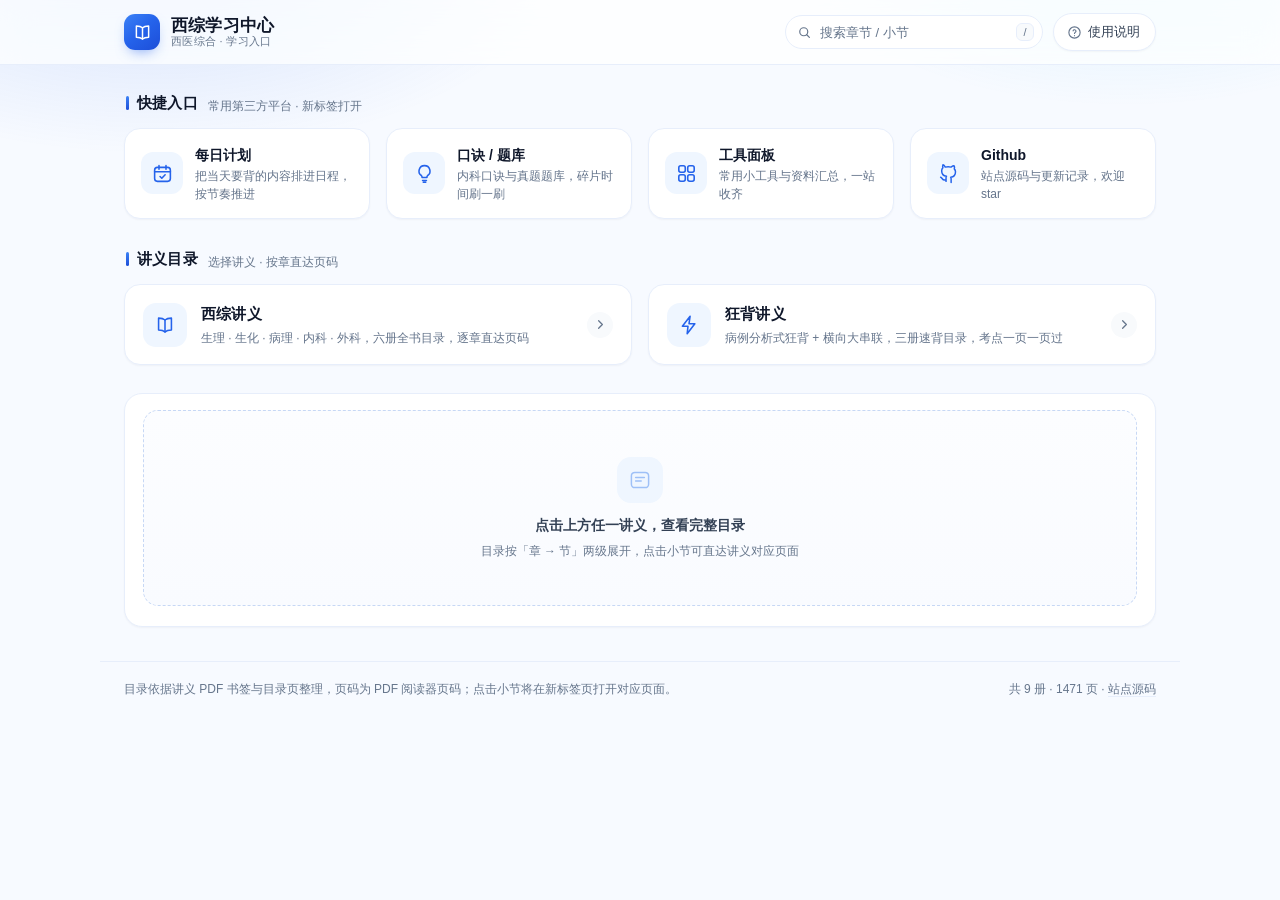
<file: index.html>
<!DOCTYPE html>
<html lang="zh-CN">
<head>
<meta charset="utf-8" />
<meta name="viewport" content="width=device-width, initial-scale=1, viewport-fit=cover" />
<title>西综学习中心 · 讲义目录与常用入口</title>
<meta name="description" content="西综学习中心：聚合每日计划、口诀题库、工具面板等常用入口，提供西综讲义 / 狂背讲义的可展开目录，点击小节直达 PDF 页码。" />
<meta name="theme-color" content="#2563EB" />
<link rel="icon" href="data:image/svg+xml,%3Csvg xmlns='http://www.w3.org/2000/svg' viewBox='0 0 32 32'%3E%3Crect width='32' height='32' rx='9' fill='%232563EB'/%3E%3Cpath d='M9 10.5c2.6-1.2 5-1.2 7 0v11c-2-1.2-4.4-1.2-7 0v-11Z' fill='%23fff'/%3E%3Cpath d='M23 10.5c-2.6-1.2-5-1.2-7 0v11c2-1.2 4.4-1.2 7 0v-11Z' fill='%23fff' opacity='.6'/%3E%3C/svg%3E" />
<link rel="stylesheet" href="assets/css/style.css" />
</head>
<body>
<a class="skip-link" href="#main">跳到主要内容</a>

<header class="topbar">
  <div class="topbar-inner">
    <a class="brand" href="./" aria-label="西综学习中心 首页">
      <span class="brand-logo" aria-hidden="true">
        <svg viewBox="0 0 24 24" fill="none" stroke="currentColor" stroke-width="1.7" stroke-linecap="round" stroke-linejoin="round">
          <path d="M12 6.6C10.4 5.1 8.3 4.5 5 4.5v12.9c3.3 0 5.4.6 7 2.1 1.6-1.5 3.7-2.1 7-2.1V4.5c-3.3 0-5.4.6-7 2.1Z" />
          <path d="M12 6.6v12.9" />
        </svg>
      </span>
      <span class="brand-text">
        <span class="brand-name">西综学习中心</span>
        <span class="brand-sub">西医综合 · 学习入口</span>
      </span>
    </a>

    <div class="topbar-right">
      <div class="search" id="searchBox">
        <svg class="search-icon" viewBox="0 0 24 24" fill="none" stroke="currentColor" stroke-width="1.9" stroke-linecap="round" aria-hidden="true">
          <circle cx="10.8" cy="10.8" r="6.4" />
          <path d="m15.6 15.6 4.2 4.2" />
        </svg>
        <input class="search-input" id="searchInput" type="search" placeholder="搜索章节 / 小节" aria-label="搜索章节或小节"
               autocomplete="off" spellcheck="false" role="combobox" aria-expanded="false" aria-controls="searchPanel" aria-autocomplete="list" />
        <kbd class="search-kbd" aria-hidden="true">/</kbd>
        <div class="search-panel" id="searchPanel" role="listbox" aria-label="搜索结果" hidden></div>
      </div>

      <button class="help-btn" type="button" id="helpBtn" aria-label="使用说明" aria-haspopup="dialog" aria-controls="helpDialog">
        <svg viewBox="0 0 24 24" fill="none" stroke="currentColor" stroke-width="1.8" stroke-linecap="round" stroke-linejoin="round" aria-hidden="true">
          <circle cx="12" cy="12" r="9" />
          <path d="M9.7 9.3a2.4 2.4 0 0 1 4.7.7c0 1.6-2.4 2.1-2.4 3.6" />
          <path d="M12 17h.01" />
        </svg>
        <span>使用说明</span>
      </button>
    </div>
  </div>
</header>

<main class="wrap" id="main">
  <section class="section" aria-labelledby="linksTitle">
    <div class="sec-head">
      <h2 id="linksTitle">快捷入口</h2>
      <span class="sec-note">常用第三方平台 · 新标签打开</span>
    </div>

    <div class="link-grid">
      <a class="link-card" href="https://toashore.cn/public/apps/calendar/online/index.html?qq_aio_chat_type=2" target="_blank" rel="noopener noreferrer">
        <span class="link-icon" aria-hidden="true">
          <svg viewBox="0 0 24 24" fill="none" stroke="currentColor" stroke-width="1.8" stroke-linecap="round" stroke-linejoin="round">
            <rect x="3" y="5" width="18" height="16" rx="3.2" />
            <path d="M8 3v4M16 3v4M3 10h18" />
            <path d="m9.2 15.4 2 2 3.8-3.9" />
          </svg>
        </span>
        <span class="link-body">
          <span class="link-name">每日计划</span>
          <span class="link-desc">把当天要背的内容排进日程，按节奏推进</span>
        </span>
      </a>

      <a class="link-card" href="https://rray1228.github.io/neike-306-tiku/?view=mnemonics" target="_blank" rel="noopener noreferrer">
        <span class="link-icon" aria-hidden="true">
          <svg viewBox="0 0 24 24" fill="none" stroke="currentColor" stroke-width="1.8" stroke-linecap="round" stroke-linejoin="round">
            <path d="M12 3a6.2 6.2 0 0 0-3.6 11.3c.5.4.8 1 .8 1.6v.6h5.6v-.6c0-.6.3-1.2.8-1.6A6.2 6.2 0 0 0 12 3Z" />
            <path d="M9.8 20h4.4M10.6 22h2.8" />
          </svg>
        </span>
        <span class="link-body">
          <span class="link-name">口诀 / 题库</span>
          <span class="link-desc">内科口诀与真题题库，碎片时间刷一刷</span>
        </span>
      </a>

      <a class="link-card" href="https://lulu3103.github.io/306-All/" target="_blank" rel="noopener noreferrer">
        <span class="link-icon" aria-hidden="true">
          <svg viewBox="0 0 24 24" fill="none" stroke="currentColor" stroke-width="1.8" stroke-linecap="round" stroke-linejoin="round">
            <rect x="3.2" y="3.2" width="7.4" height="7.4" rx="2.2" />
            <rect x="13.4" y="3.2" width="7.4" height="7.4" rx="2.2" />
            <rect x="3.2" y="13.4" width="7.4" height="7.4" rx="2.2" />
            <rect x="13.4" y="13.4" width="7.4" height="7.4" rx="2.2" />
          </svg>
        </span>
        <span class="link-body">
          <span class="link-name">工具面板</span>
          <span class="link-desc">常用小工具与资料汇总，一站收齐</span>
        </span>
      </a>

      <a class="link-card" href="https://github.com/LuLu3103/306-mini-book" target="_blank" rel="noopener noreferrer">
        <span class="link-icon" aria-hidden="true">
          <svg viewBox="0 0 24 24" fill="none" stroke="currentColor" stroke-width="1.7" stroke-linecap="round" stroke-linejoin="round">
            <path d="M9 19.2c-4 1.5-4-2.4-6-3m12 6v-3.6c0-1 .1-1.5-.5-2.2 2.8-.3 5.5-1.4 5.5-6.3a4.9 4.9 0 0 0-1.4-3.4 4.5 4.5 0 0 0-.1-3.4s-1.1-.3-3.6 1.4a12.4 12.4 0 0 0-6.6 0C6.8 1.7 5.7 2 5.7 2a4.5 4.5 0 0 0-.1 3.4A4.9 4.9 0 0 0 4.2 8.8c0 4.9 2.7 6 5.5 6.3-.5.6-.6 1.2-.5 2.2V21" />
          </svg>
        </span>
        <span class="link-body">
          <span class="link-name">Github</span>
          <span class="link-desc">站点源码与更新记录，欢迎 star</span>
        </span>
      </a>
    </div>
  </section>

  <section class="section" aria-labelledby="lectureTitle">
    <div class="sec-head">
      <h2 id="lectureTitle">讲义目录</h2>
      <span class="sec-note">选择讲义 · 按章直达页码</span>
    </div>

    <div class="lecture-grid" role="group" aria-labelledby="lectureTitle">
      <button class="lec-card" type="button" data-lecture="xizong" aria-expanded="false" aria-controls="tocBody">
        <span class="lec-icon" aria-hidden="true">
          <svg viewBox="0 0 24 24" fill="none" stroke="currentColor" stroke-width="1.7" stroke-linecap="round" stroke-linejoin="round">
            <path d="M12 6.6C10.4 5.1 8.3 4.5 5 4.5v12.9c3.3 0 5.4.6 7 2.1 1.6-1.5 3.7-2.1 7-2.1V4.5c-3.3 0-5.4.6-7 2.1Z" />
            <path d="M12 6.6v12.9" />
          </svg>
        </span>
        <span class="lec-body">
          <span class="lec-name">西综讲义</span>
          <span class="lec-desc">生理 · 生化 · 病理 · 内科 · 外科，六册全书目录，逐章直达页码</span>
        </span>
        <span class="lec-arrow" aria-hidden="true">
          <svg viewBox="0 0 24 24" fill="none" stroke="currentColor" stroke-width="2" stroke-linecap="round" stroke-linejoin="round"><path d="m9 6 6 6-6 6" /></svg>
        </span>
      </button>

      <button class="lec-card" type="button" data-lecture="kuangbei" aria-expanded="false" aria-controls="tocBody">
        <span class="lec-icon" aria-hidden="true">
          <svg viewBox="0 0 24 24" fill="none" stroke="currentColor" stroke-width="1.7" stroke-linecap="round" stroke-linejoin="round">
            <path d="M13.2 2.4 4.8 13.3h6.1l-.9 8.3 8.4-10.9H12l1.2-8.3Z" />
          </svg>
        </span>
        <span class="lec-body">
          <span class="lec-name">狂背讲义</span>
          <span class="lec-desc">病例分析式狂背 + 横向大串联，三册速背目录，考点一页一页过</span>
        </span>
        <span class="lec-arrow" aria-hidden="true">
          <svg viewBox="0 0 24 24" fill="none" stroke="currentColor" stroke-width="2" stroke-linecap="round" stroke-linejoin="round"><path d="m9 6 6 6-6 6" /></svg>
        </span>
      </button>
    </div>
  </section>

  <section class="section" aria-labelledby="tocHeading">
    <h2 class="sr-only" id="tocHeading">目录</h2>
    <div class="toc-panel" id="tocPanel">
      <div class="toc-head" id="tocHead" hidden>
        <div class="toc-title-group">
          <h3 class="toc-title" id="tocName">目录</h3>
          <p class="toc-meta" id="tocMeta"></p>
        </div>
        <button class="btn-toggle" type="button" id="toggleAll" aria-controls="tocBody">全部展开</button>
      </div>
      <div class="toc-tabs" id="tocTabs" role="tablist" aria-label="选择科目" hidden></div>
      <div class="toc-body" id="tocBody">
        <div class="toc-empty">
          <span class="toc-empty-icon" aria-hidden="true">
            <svg viewBox="0 0 24 24" fill="none" stroke="currentColor" stroke-width="1.5" stroke-linecap="round" stroke-linejoin="round">
              <rect x="3.4" y="4.4" width="17.2" height="15.2" rx="3.4" />
              <path d="M7.6 9.4h8.8M7.6 13h5.6" />
            </svg>
          </span>
          <p class="toc-empty-title">点击上方任一讲义，查看完整目录</p>
          <p class="toc-empty-note">目录按「章 → 节」两级展开，点击小节可直达讲义对应页面</p>
        </div>
      </div>
    </div>
    <p class="sr-only" id="liveRegion" role="status" aria-live="polite"></p>
  </section>
</main>

<footer class="site-foot wrap">
  <p>目录依据讲义 PDF 书签与目录页整理，页码为 PDF 阅读器页码；点击小节将在新标签页打开对应页面。</p>
  <p class="foot-meta">共 9 册 · 1471 页 · <a href="https://github.com/LuLu3103/306-mini-book" target="_blank" rel="noopener noreferrer">站点源码</a></p>
</footer>

<dialog class="help" id="helpDialog" aria-labelledby="helpTitle">
  <div class="help-head">
    <h2 class="help-title" id="helpTitle">使用说明</h2>
    <button class="help-close" type="button" id="helpClose" aria-label="关闭说明">
      <svg viewBox="0 0 24 24" fill="none" stroke="currentColor" stroke-width="2" stroke-linecap="round" aria-hidden="true"><path d="M6 6l12 12M18 6 6 18" /></svg>
    </button>
  </div>
  <ol class="help-list">
    <li>顶部四个入口直达常用第三方平台，均在新标签页打开，不会打断当前页面。</li>
    <li>点击「西综讲义」或「狂背讲义」，下方即展开对应目录；再次点击可收起。</li>
    <li>点击章节行展开该章小节；点击小节，会打开讲义并跳到对应页码。</li>
    <li>目录右上角「全部展开 / 全部收起」可一次展开或收起所有章节。</li>
    <li>手机端目录会自动收窄，章节行只保留核心信息。</li>
  </ol>
  <p class="help-foot">蓝色高亮代表当前选中或已展开的状态；讲义按页分块加载，打开过的分块会自动缓存。</p>
  <div class="help-actions">
    <button class="help-action" type="button" id="clearCacheBtn">清除已缓存的讲义分块</button>
    <span class="help-action-note" id="clearCacheNote"></span>
  </div>
</dialog>

<script src="assets/data/toc.js"></script>
<script src="assets/js/app.js"></script>
</body>
</html>
</file>
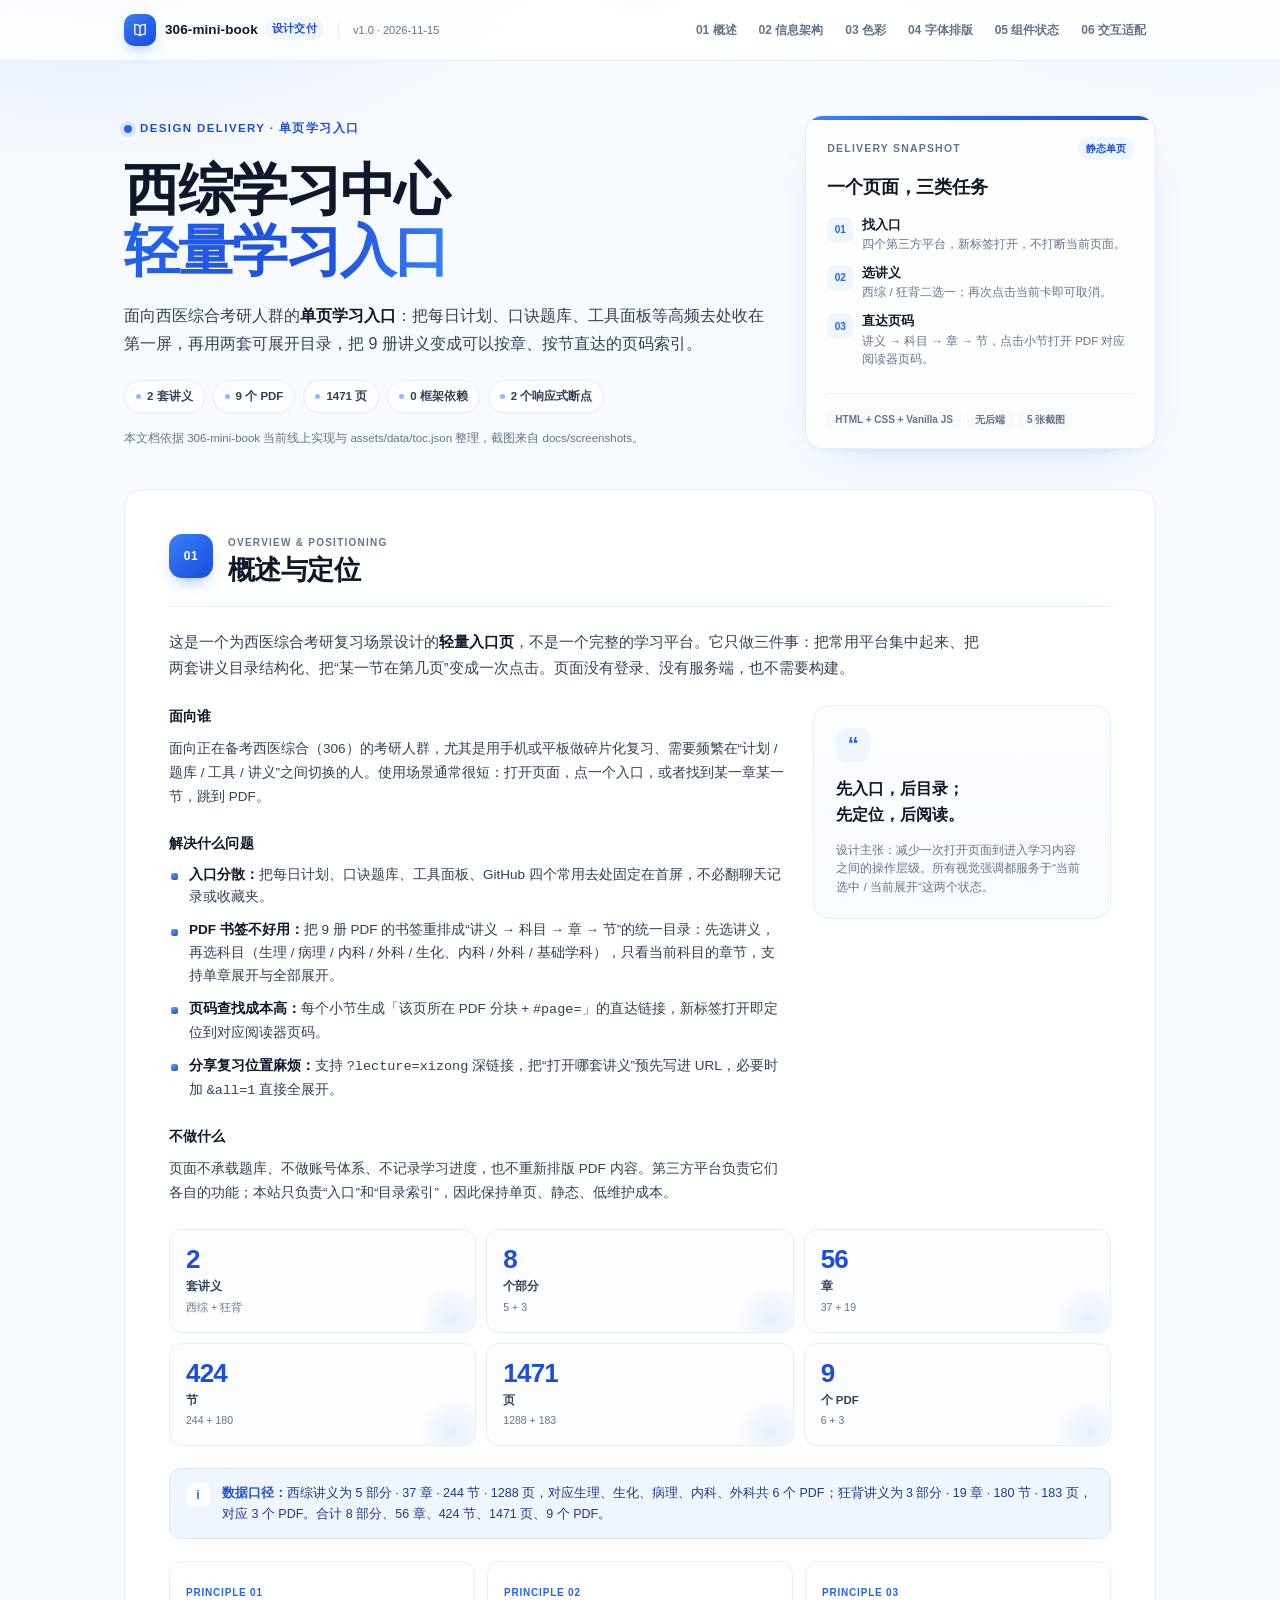
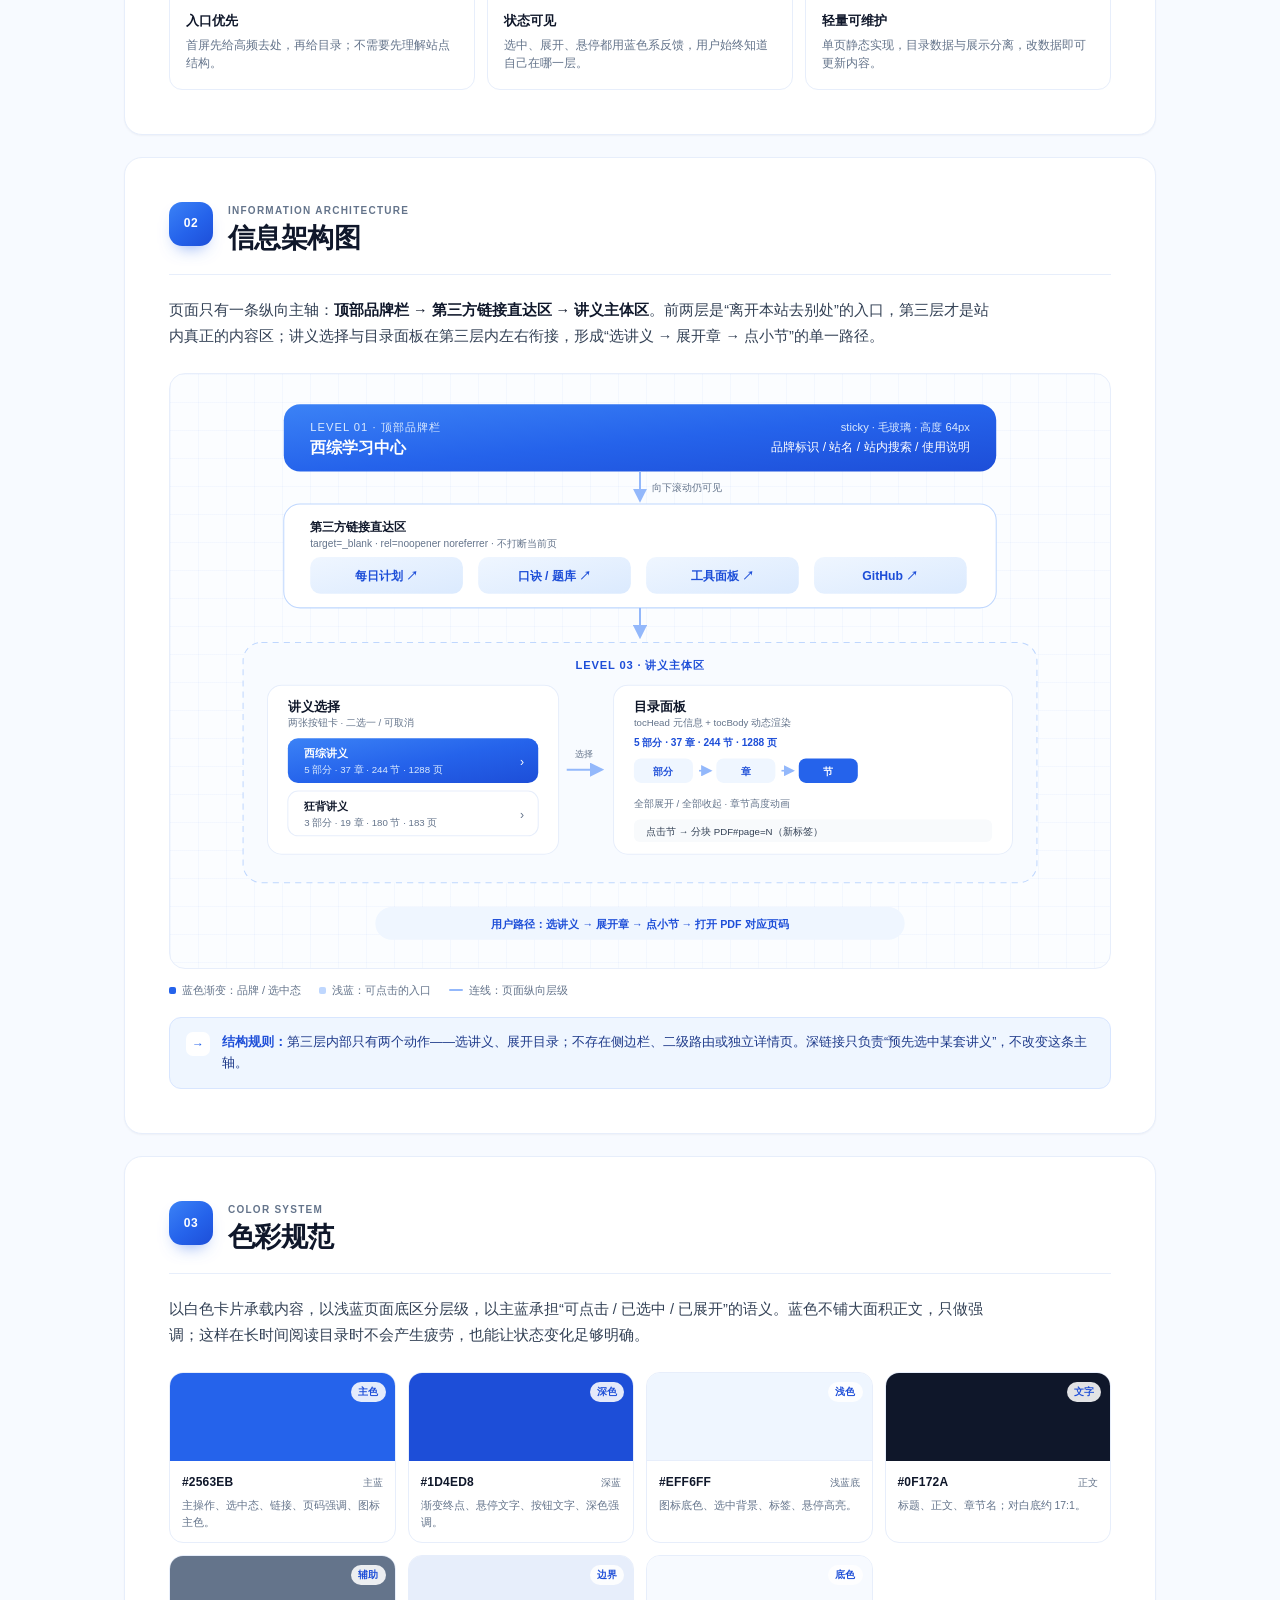
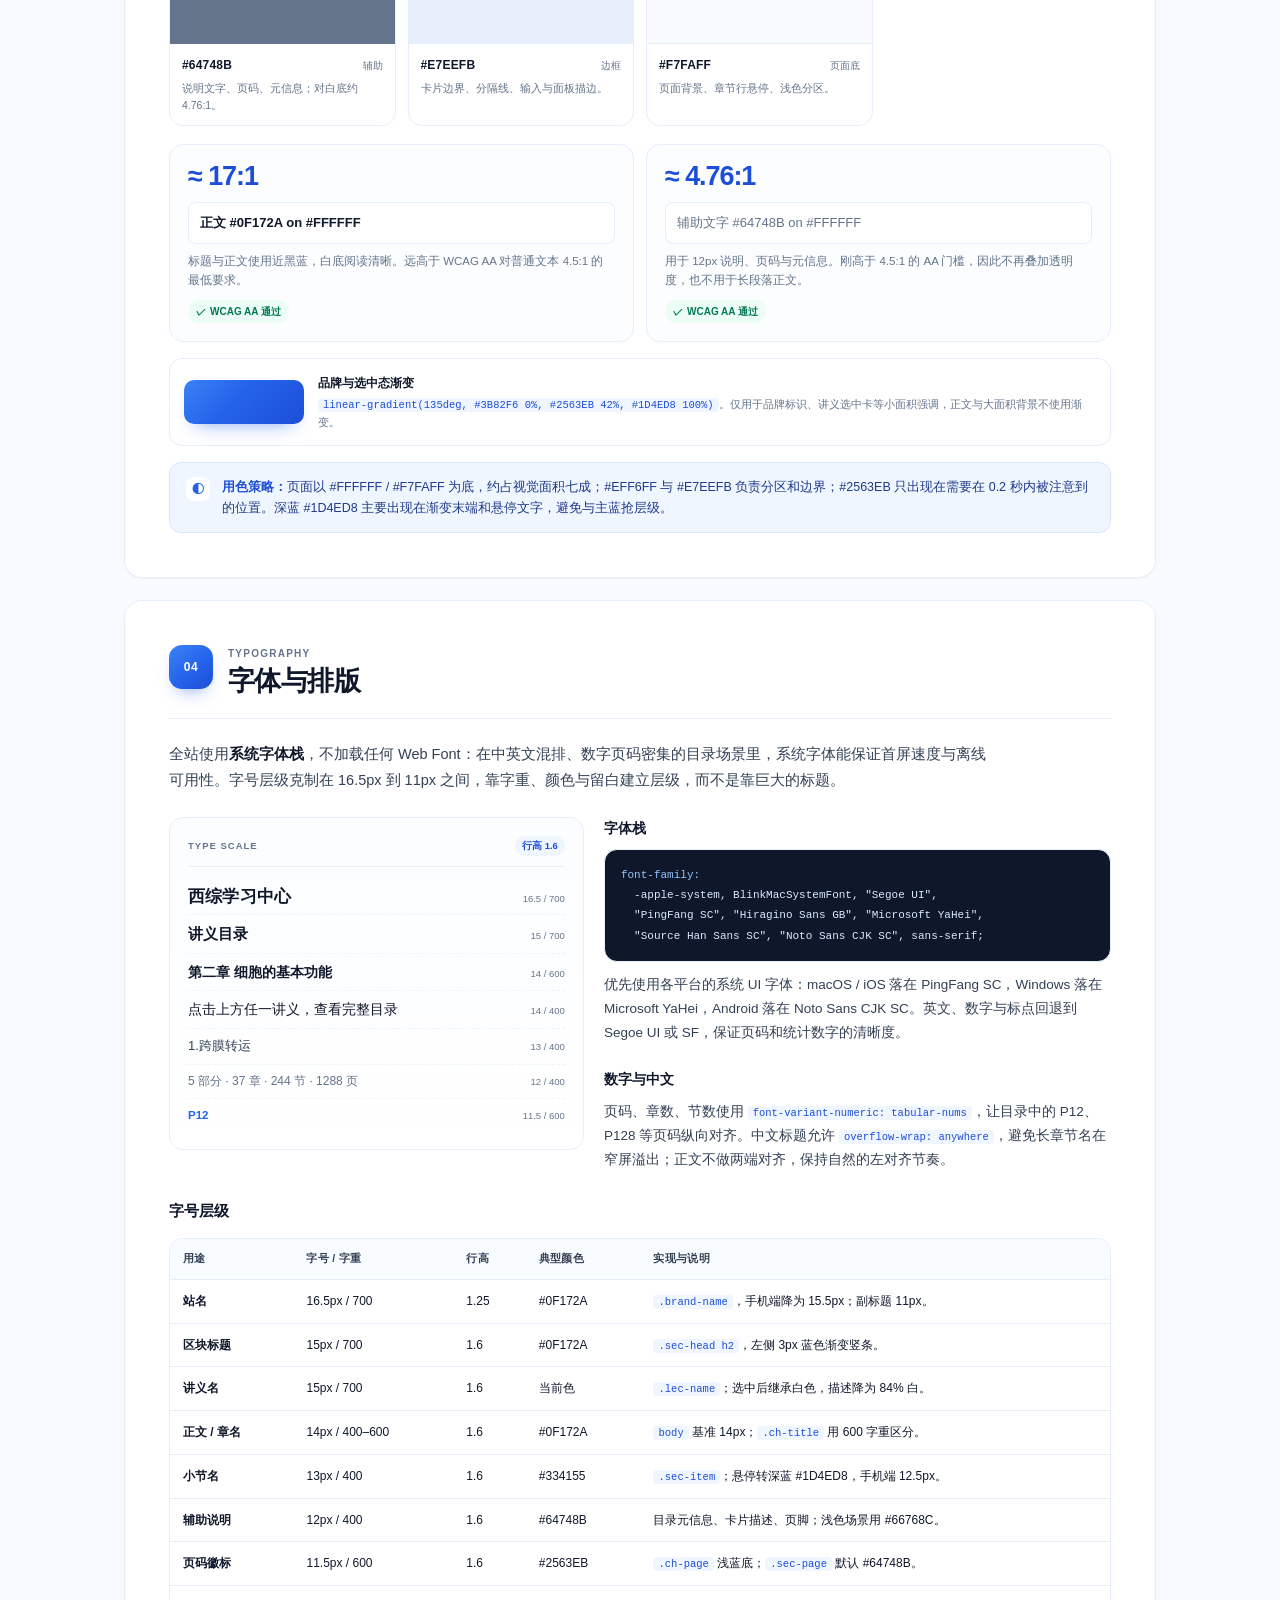
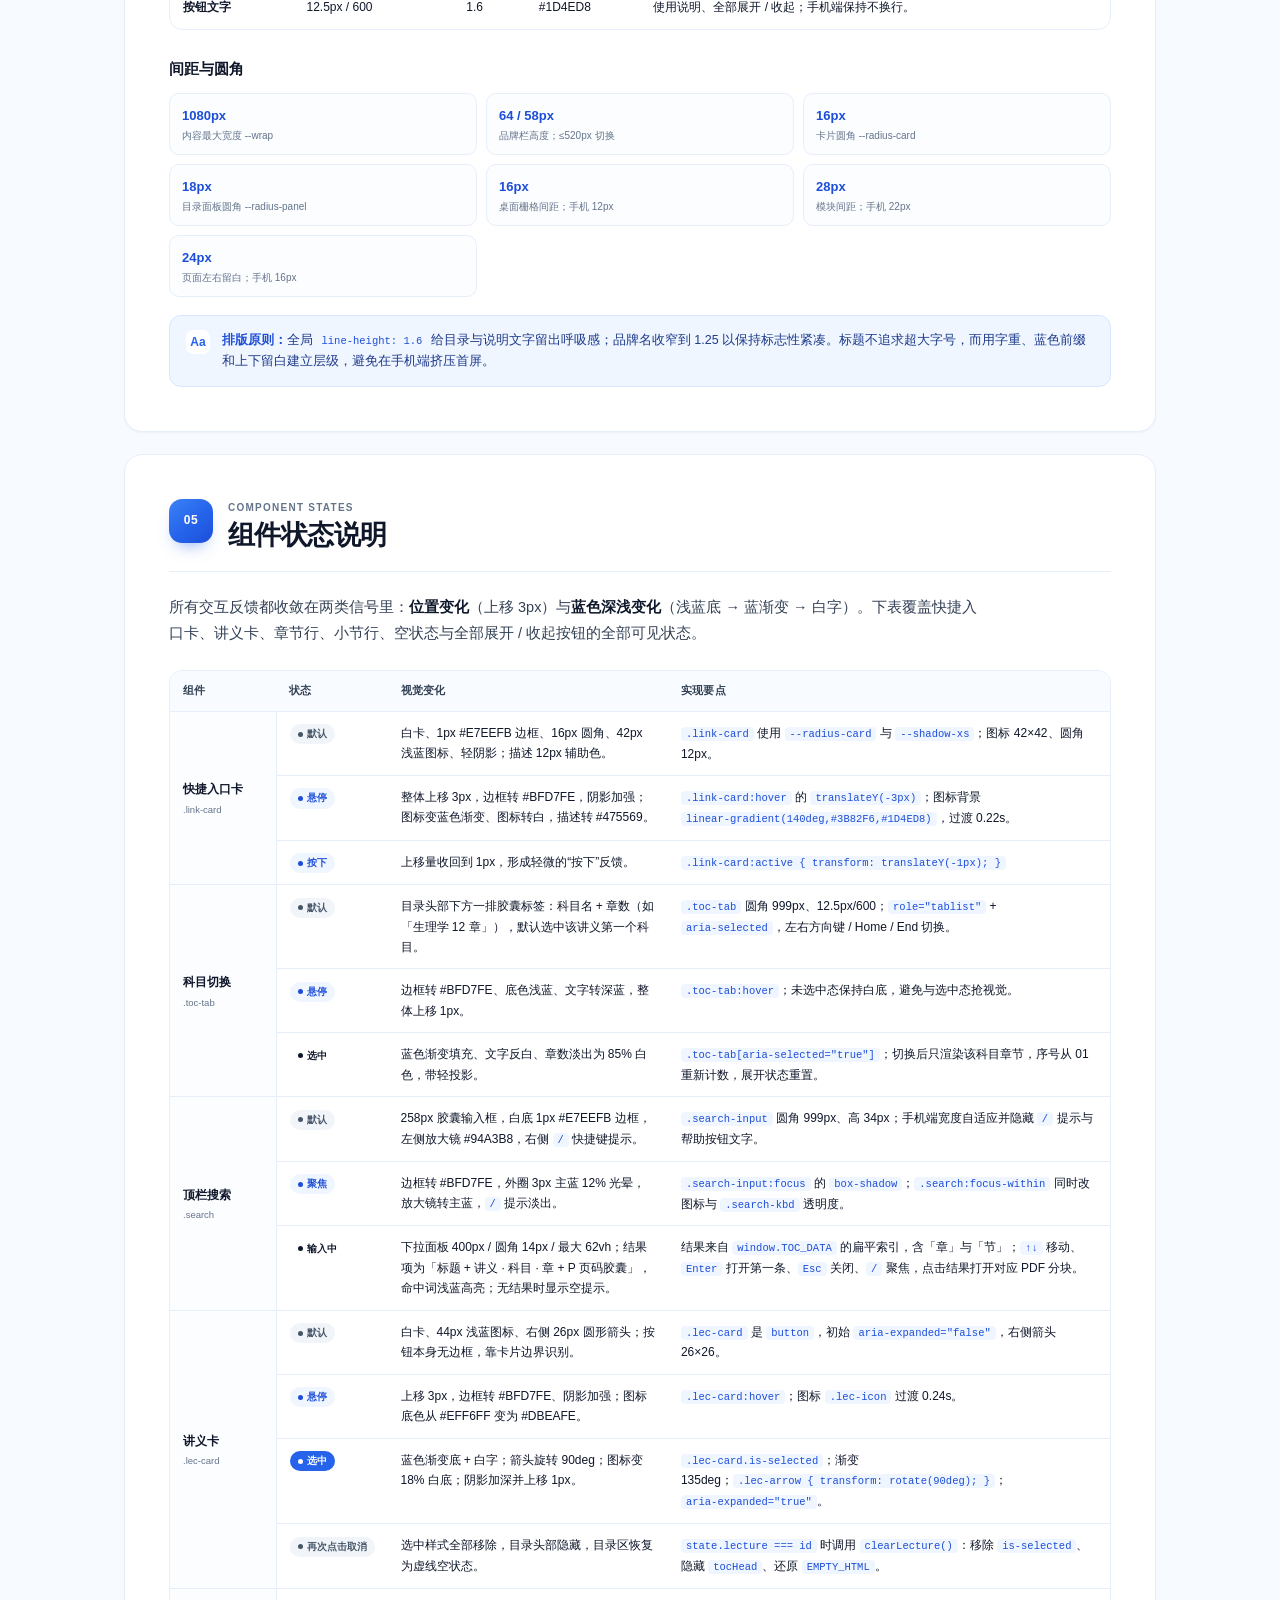
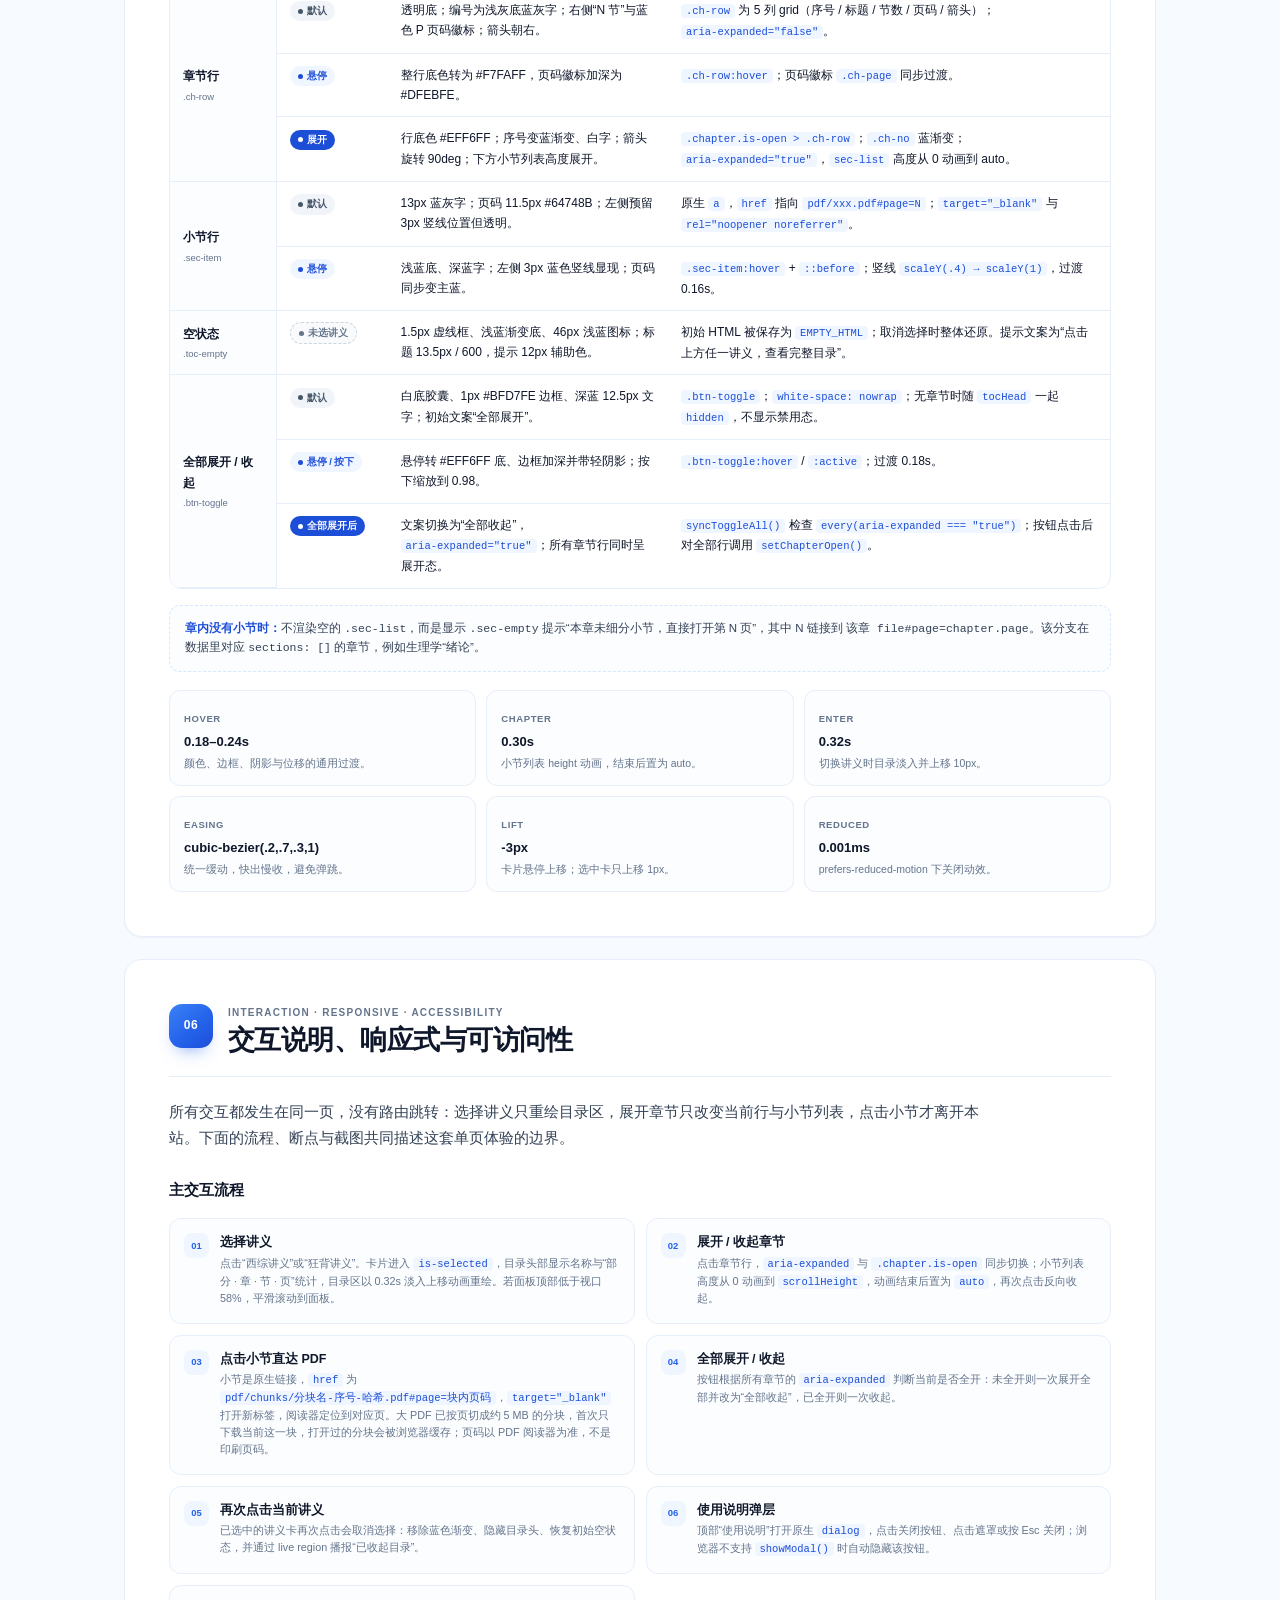
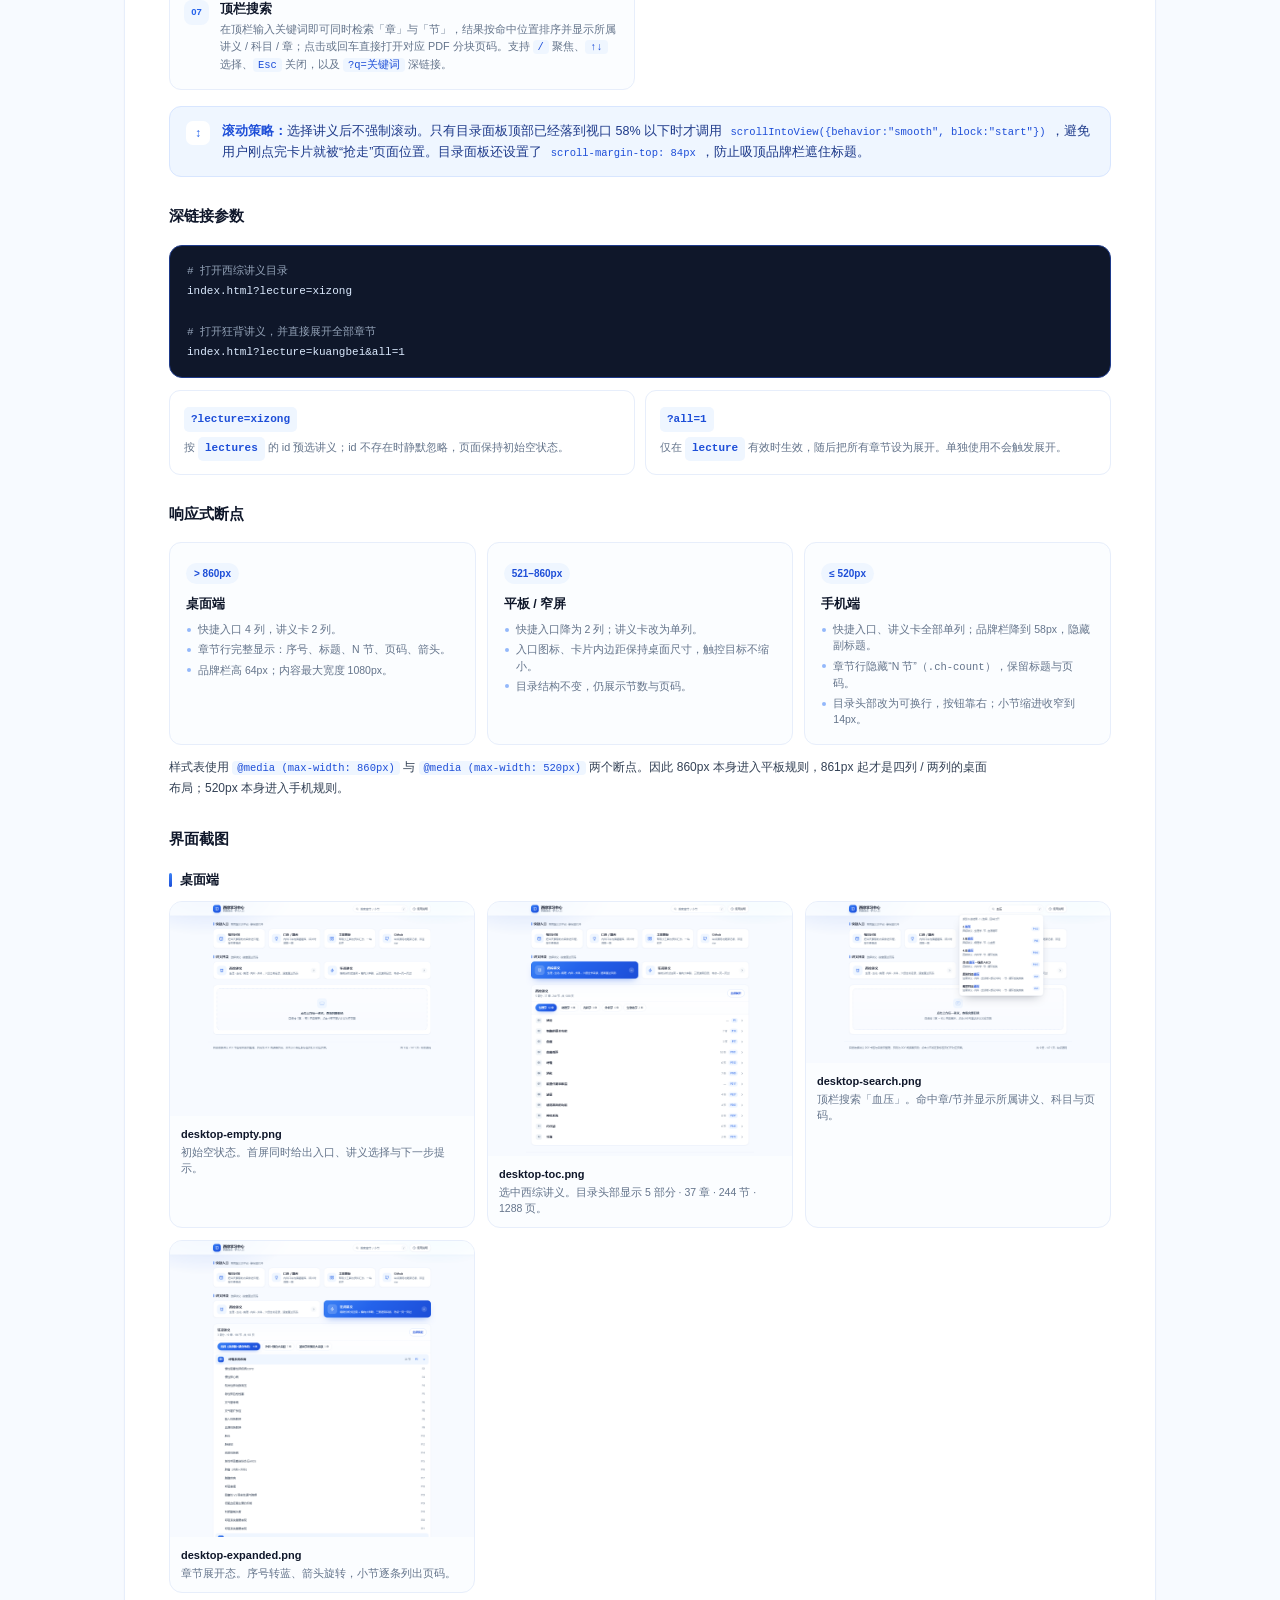
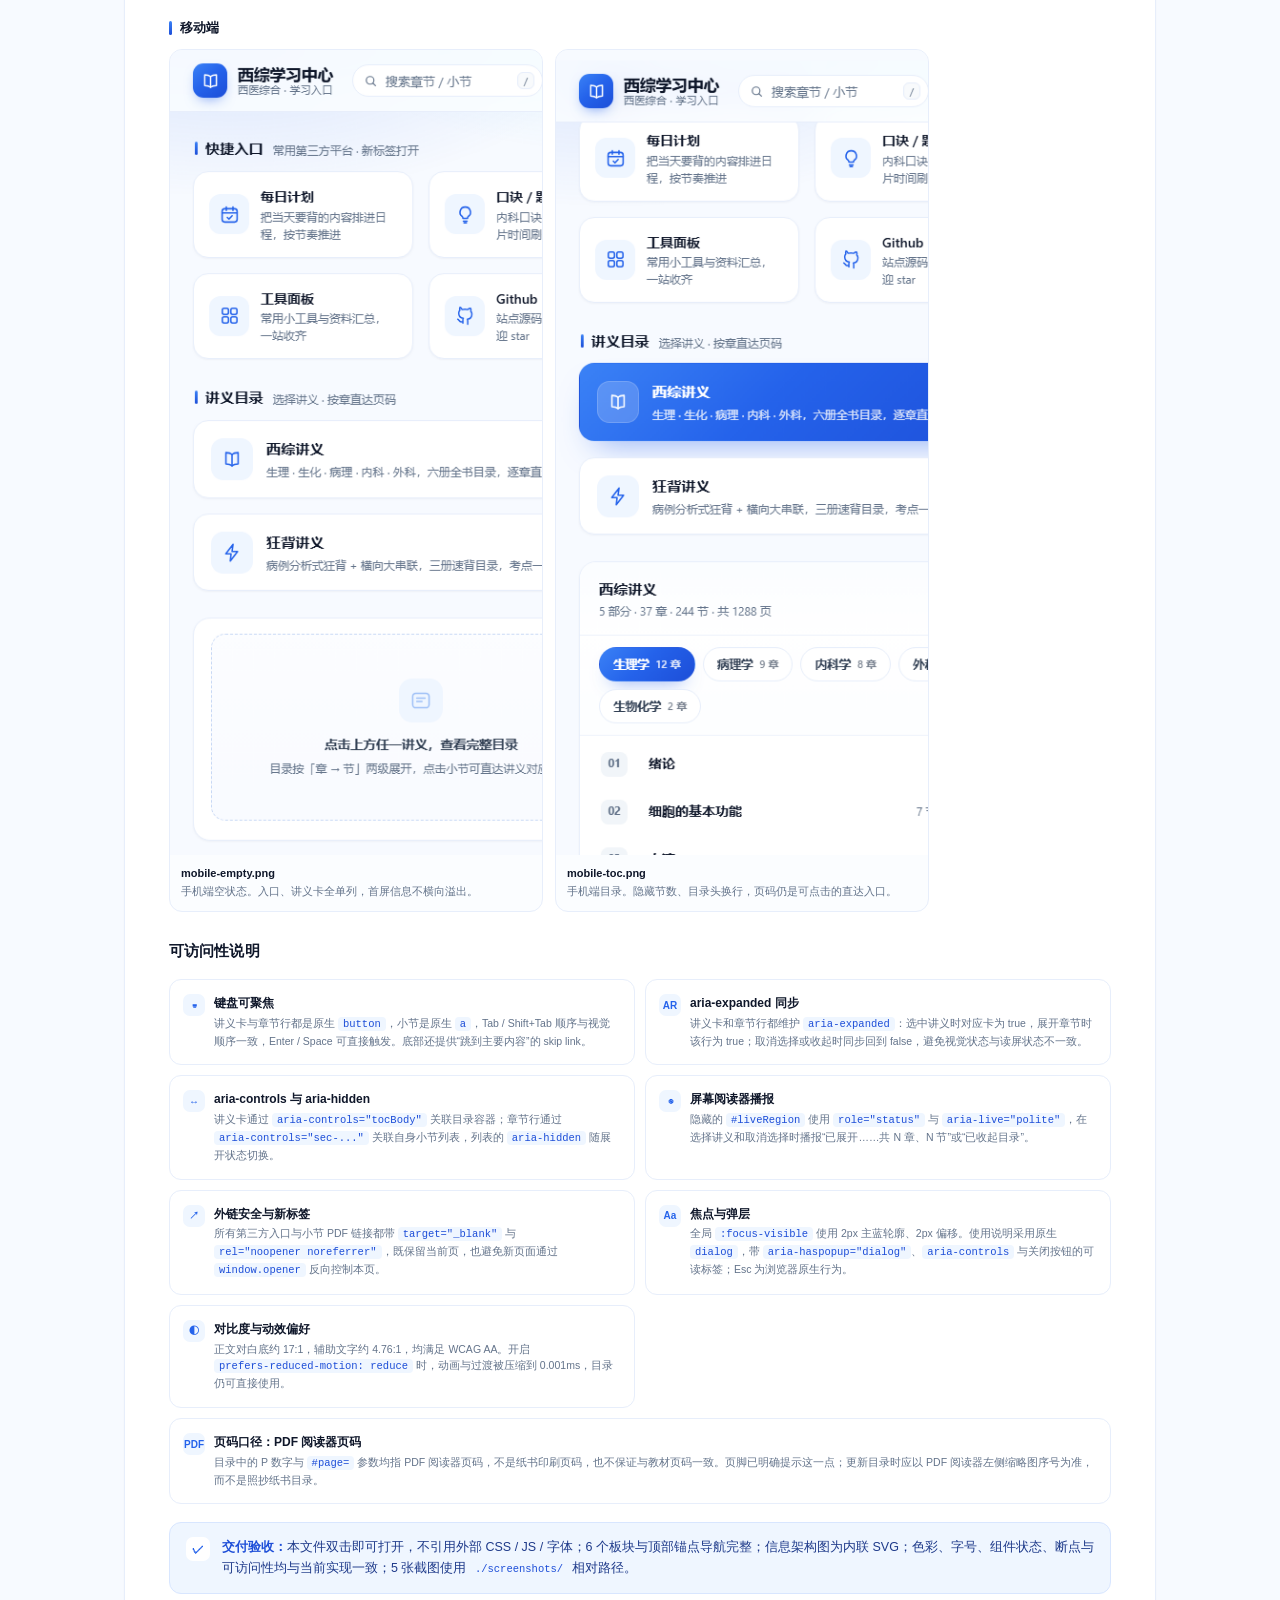
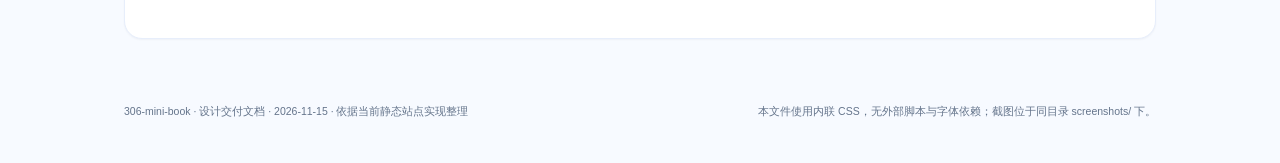
<file: docs/design-spec.html>
<!DOCTYPE html>
<html lang="zh-CN">
<head>
<meta charset="utf-8">
<meta name="viewport" content="width=device-width, initial-scale=1">
<meta name="description" content="西综学习中心（306-mini-book）设计交付文档：定位、信息架构、色彩、字体、组件状态、交互与响应式说明。">
<title>西综学习中心 · 设计交付文档</title>
<style>
  :root {
    --blue: #2563EB;
    --blue-deep: #1D4ED8;
    --blue-soft: #EFF6FF;
    --ink: #0F172A;
    --ink-soft: #334155;
    --muted: #64748B;
    --line: #E7EEFB;
    --bg: #F7FAFF;
    --white: #FFFFFF;
    --blue-200: #BFD7FE;
    --radius-card: 16px;
    --radius-panel: 18px;
    --shadow-xs: 0 1px 2px rgba(15, 23, 42, .04);
    --shadow-card: 0 18px 44px -30px rgba(37, 99, 235, .35), 0 2px 6px rgba(15, 23, 42, .03);
    --shadow-hover: 0 14px 30px -16px rgba(37, 99, 235, .32), 0 2px 6px rgba(15, 23, 42, .04);
    --ease: cubic-bezier(.2, .7, .3, 1);
    --font: -apple-system, BlinkMacSystemFont, "Segoe UI", "PingFang SC", "Hiragino Sans GB", "Microsoft YaHei", "Source Han Sans SC", "Noto Sans CJK SC", sans-serif;
    --wrap: 1080px;
  }

  *, *::before, *::after { box-sizing: border-box; }
  html { scroll-behavior: smooth; -webkit-text-size-adjust: 100%; }
  body {
    margin: 0;
    color: var(--ink);
    background:
      radial-gradient(760px 380px at 7% -8%, rgba(37, 99, 235, .14), transparent 62%),
      radial-gradient(620px 320px at 94% -10%, rgba(56, 189, 248, .13), transparent 60%),
      var(--bg);
    background-attachment: fixed;
    font-family: var(--font);
    font-size: 15px;
    line-height: 1.7;
    -webkit-font-smoothing: antialiased;
    text-rendering: optimizeLegibility;
  }
  h1, h2, h3, h4, p, ul, ol, dl, dd, figure { margin: 0; }
  ul, ol { padding: 0; }
  img { max-width: 100%; }
  a { color: var(--blue-deep); text-decoration-thickness: 1px; text-underline-offset: 2px; }
  a:hover { color: var(--blue); }
  code, pre { font-family: "SFMono-Regular", Consolas, "Liberation Mono", Menlo, monospace; }
  :focus-visible { outline: 3px solid rgba(37, 99, 235, .55); outline-offset: 3px; border-radius: 8px; }

  .sr-only {
    position: absolute; width: 1px; height: 1px; padding: 0; margin: -1px;
    overflow: hidden; clip: rect(0 0 0 0); white-space: nowrap; border: 0;
  }
  .skip-link {
    position: fixed; top: 10px; left: 50%; z-index: 100;
    transform: translate(-50%, -160%);
    padding: 9px 16px; border-radius: 999px;
    background: var(--blue-deep); color: #fff; font-size: 13px; font-weight: 600;
    text-decoration: none; box-shadow: var(--shadow-hover);
    transition: transform .2s var(--ease);
  }
  .skip-link:focus-visible { transform: translate(-50%, 0); color: #fff; }

  /* ---------- 顶部锚点导航 ---------- */
  .doc-nav {
    position: sticky; top: 0; z-index: 50;
    background: rgba(255, 255, 255, .84);
    -webkit-backdrop-filter: blur(16px) saturate(160%);
    backdrop-filter: blur(16px) saturate(160%);
    border-bottom: 1px solid var(--line);
  }
  .doc-nav-inner {
    max-width: var(--wrap); margin: 0 auto;
    min-height: 60px; padding: 9px 24px;
    display: flex; align-items: center; gap: 14px;
  }
  .doc-brand {
    display: inline-flex; align-items: center; gap: 9px;
    flex: none; color: var(--ink); text-decoration: none;
    font-size: 13.5px; font-weight: 700; letter-spacing: .1px;
  }
  .brand-mark {
    width: 32px; height: 32px; display: grid; place-items: center;
    border-radius: 10px; color: #fff;
    background: linear-gradient(140deg, #3B82F6 0%, var(--blue) 48%, var(--blue-deep) 100%);
    box-shadow: 0 7px 16px -8px rgba(37, 99, 235, .7);
  }
  .brand-mark svg { width: 18px; height: 18px; }
  .brand-text { white-space: nowrap; }
  .brand-text em {
    display: inline-block; margin-left: 7px; padding: 2px 7px;
    border-radius: 999px; background: var(--blue-soft); color: var(--blue-deep);
    font-style: normal; font-size: 10.5px; font-weight: 700; letter-spacing: .3px;
    vertical-align: 2px;
  }
  .doc-version {
    flex: none; color: var(--muted); font-size: 11px;
    padding-left: 14px; border-left: 1px solid var(--line); white-space: nowrap;
  }
  .nav-links {
    display: flex; align-items: center; gap: 2px;
    margin-left: auto; min-width: 0;
  }
  .nav-links a {
    flex: none; padding: 7px 10px; border-radius: 999px;
    color: var(--muted); text-decoration: none;
    font-size: 12px; font-weight: 600; white-space: nowrap;
    transition: color .18s var(--ease), background-color .18s var(--ease);
  }
  .nav-links a:hover { color: var(--blue-deep); background: var(--blue-soft); }

  /* ---------- Hero ---------- */
  .hero { max-width: var(--wrap); margin: 0 auto; padding: 54px 24px 16px; }
  .hero-inner {
    display: grid; grid-template-columns: minmax(0, 1.3fr) minmax(280px, .7fr);
    gap: 30px; align-items: stretch;
  }
  .eyebrow {
    display: inline-flex; align-items: center; gap: 8px;
    color: var(--blue-deep); font-size: 11.5px; font-weight: 700;
    letter-spacing: 1.4px; text-transform: uppercase;
  }
  .pulse {
    width: 8px; height: 8px; border-radius: 50%;
    background: var(--blue); box-shadow: 0 0 0 4px rgba(37, 99, 235, .11);
  }
  .hero h1 {
    margin-top: 18px;
    font-size: clamp(36px, 5.2vw, 56px);
    line-height: 1.1; letter-spacing: -.035em; font-weight: 800;
  }
  .hero h1 span {
    color: var(--blue-deep);
    background: linear-gradient(100deg, var(--blue) 0%, var(--blue-deep) 60%, #3B82F6 100%);
    -webkit-background-clip: text; background-clip: text;
    -webkit-text-fill-color: transparent;
  }
  .lede {
    max-width: 640px; margin-top: 20px;
    color: var(--ink-soft); font-size: 16px; line-height: 1.75;
  }
  .lede strong { color: var(--ink); font-weight: 700; }
  .hero-chips { display: flex; flex-wrap: wrap; gap: 8px; margin-top: 22px; }
  .chip {
    display: inline-flex; align-items: center; gap: 6px;
    padding: 6px 11px; border: 1px solid var(--line); border-radius: 999px;
    background: rgba(255, 255, 255, .82); color: var(--ink-soft);
    font-size: 11.5px; font-weight: 600; box-shadow: var(--shadow-xs);
  }
  .chip::before { content: ""; width: 5px; height: 5px; border-radius: 50%; background: #93B8FB; }
  .hero-note { margin-top: 16px; color: var(--muted); font-size: 11.5px; }
  .hero-card {
    position: relative; overflow: hidden;
    display: flex; flex-direction: column;
    padding: 21px 21px 17px;
    border: 1px solid var(--line); border-radius: var(--radius-panel);
    background: rgba(255, 255, 255, .9);
    box-shadow: var(--shadow-card);
  }
  .hero-card::before {
    content: ""; position: absolute; inset: 0 0 auto; height: 4px;
    background: linear-gradient(90deg, #3B82F6, var(--blue) 48%, var(--blue-deep));
  }
  .card-top { display: flex; align-items: center; justify-content: space-between; gap: 10px; }
  .card-top > span:first-child {
    color: var(--muted); font-size: 10.5px; font-weight: 700;
    letter-spacing: 1.2px; text-transform: uppercase;
  }
  .mini-badge {
    padding: 3px 8px; border-radius: 999px;
    background: var(--blue-soft); color: var(--blue-deep);
    font-size: 10px; font-weight: 700;
  }
  .card-title { margin-top: 12px; font-size: 18px; font-weight: 800; letter-spacing: -.01em; }
  .task-list { list-style: none; margin-top: 14px; display: grid; gap: 11px; }
  .task-list li { display: grid; grid-template-columns: 26px 1fr; gap: 9px; align-items: start; }
  .task-list .n {
    display: grid; place-items: center; width: 26px; height: 26px;
    border-radius: 8px; background: var(--blue-soft); color: var(--blue);
    font-size: 10px; font-weight: 800; font-variant-numeric: tabular-nums;
  }
  .task-list strong { display: block; font-size: 12.5px; line-height: 1.4; }
  .task-list p { color: var(--muted); font-size: 11.5px; line-height: 1.55; margin-top: 2px; }
  .hero-meta {
    display: flex; flex-wrap: wrap; gap: 6px;
    margin-top: auto; padding-top: 14px; border-top: 1px solid var(--line);
  }
  .hero-meta span {
    padding: 3px 8px; border-radius: 6px;
    background: #F8FAFC; color: var(--muted); font-size: 10px; font-weight: 600;
  }

  /* ---------- 文档主体 ---------- */
  .doc-wrap { max-width: var(--wrap); margin: 0 auto; padding: 24px 24px 64px; }
  .section-card {
    position: relative;
    padding: clamp(24px, 4.2vw, 44px);
    border: 1px solid var(--line); border-radius: var(--radius-panel);
    background: var(--white); box-shadow: var(--shadow-xs);
    scroll-margin-top: 84px;
  }
  .section-card + .section-card { margin-top: 22px; }
  .section-card:target { border-color: var(--blue-200); box-shadow: var(--shadow-card); }
  .section-head {
    display: grid; grid-template-columns: auto minmax(0, 1fr);
    gap: 15px; align-items: start;
    padding-bottom: 18px; margin-bottom: 22px;
    border-bottom: 1px solid var(--line);
  }
  .sec-num {
    display: grid; place-items: center;
    width: 44px; height: 44px; border-radius: 13px;
    background: linear-gradient(140deg, #3B82F6, var(--blue) 55%, var(--blue-deep));
    color: #fff; font-size: 12px; font-weight: 800;
    letter-spacing: .5px; box-shadow: 0 9px 18px -10px rgba(37, 99, 235, .75);
    font-variant-numeric: tabular-nums;
  }
  .sec-kicker {
    color: var(--muted); font-size: 10px; font-weight: 700;
    letter-spacing: 1.25px; text-transform: uppercase;
  }
  .section-head h2 {
    margin-top: 2px;
    font-size: clamp(22px, 3vw, 27px); line-height: 1.3;
    letter-spacing: -.02em; font-weight: 800;
  }
  .section-lead {
    max-width: 820px; margin-bottom: 24px;
    color: var(--ink-soft); font-size: 14.5px; line-height: 1.8;
  }
  .section-lead strong { color: var(--ink); }
  .prose h3 {
    margin: 0 0 8px; font-size: 14px; font-weight: 800; letter-spacing: .1px;
  }
  .prose h3:not(:first-child) { margin-top: 22px; }
  .prose p { color: var(--ink-soft); font-size: 13.5px; line-height: 1.8; }
  .prose p + p { margin-top: 8px; }

  .overview-grid {
    display: grid; grid-template-columns: minmax(0, 1.35fr) minmax(260px, .65fr);
    gap: 26px; align-items: start;
  }
  .bullets { list-style: none; display: grid; gap: 10px; margin-top: 4px; }
  .bullets li { position: relative; padding-left: 20px; color: var(--ink-soft); font-size: 13.5px; }
  .bullets li::before {
    content: ""; position: absolute; left: 2px; top: .68em;
    width: 7px; height: 7px; border-radius: 2px;
    background: linear-gradient(140deg, #60A5FA, var(--blue-deep));
  }
  .bullets li strong { color: var(--ink); }
  .quote-card {
    padding: 22px; border: 1px solid var(--line); border-radius: var(--radius-card);
    background: linear-gradient(180deg, #FBFDFF, #F8FBFF);
  }
  .quote-mark {
    display: grid; place-items: center;
    width: 34px; height: 34px; border-radius: 10px;
    background: var(--blue-soft); color: var(--blue);
    font-size: 22px; line-height: 1; font-weight: 800;
  }
  .quote-card blockquote {
    margin: 14px 0 0; color: var(--ink); font-size: 16px; line-height: 1.65; font-weight: 700;
  }
  .quote-card cite {
    display: block; margin-top: 12px; color: var(--muted);
    font-size: 11.5px; font-style: normal; line-height: 1.6;
  }
  .stats-grid {
    display: grid; grid-template-columns: repeat(3, minmax(0, 1fr));
    gap: 10px; margin-top: 24px;
  }
  .stat {
    position: relative; overflow: hidden;
    padding: 15px 16px; border: 1px solid var(--line); border-radius: 13px;
    background: #FBFDFF;
  }
  .stat::after {
    content: ""; position: absolute; right: -14px; bottom: -22px;
    width: 70px; height: 70px; border-radius: 50%;
    background: radial-gradient(circle, rgba(37, 99, 235, .09), transparent 68%);
  }
  .stat strong {
    display: block; color: var(--blue-deep); font-size: 26px; line-height: 1.15;
    font-weight: 800; letter-spacing: -.03em; font-variant-numeric: tabular-nums;
  }
  .stat span { display: block; margin-top: 2px; color: var(--ink-soft); font-size: 11.5px; font-weight: 700; }
  .stat em { display: block; margin-top: 2px; color: var(--muted); font-size: 10.5px; font-style: normal; }

  .callout {
    display: grid; grid-template-columns: auto 1fr; gap: 12px;
    margin-top: 22px; padding: 14px 16px;
    border: 1px solid #D8E6FF; border-radius: 12px;
    background: var(--blue-soft);
  }
  .callout-icon {
    display: grid; place-items: center; width: 24px; height: 24px;
    border-radius: 7px; background: #fff; color: var(--blue); font-size: 12px; font-weight: 800;
  }
  .callout p { color: #1E3A8A; font-size: 12.5px; line-height: 1.65; }
  .callout strong { color: var(--blue-deep); }

  .principle-grid {
    display: grid; grid-template-columns: repeat(3, minmax(0, 1fr));
    gap: 12px; margin-top: 22px;
  }
  .principle {
    padding: 16px; border: 1px solid var(--line); border-radius: 13px;
    background: #fff;
  }
  .principle span { color: var(--blue); font-size: 10px; font-weight: 800; letter-spacing: .8px; }
  .principle h3 { margin-top: 6px; font-size: 13px; font-weight: 800; }
  .principle p { margin-top: 4px; color: var(--muted); font-size: 11.5px; line-height: 1.6; }

  /* ---------- 信息架构 SVG ---------- */
  .svg-frame {
    margin-top: 6px; padding: 12px;
    border: 1px solid var(--line); border-radius: var(--radius-card);
    background:
      linear-gradient(rgba(37, 99, 235, .035) 1px, transparent 1px),
      linear-gradient(90deg, rgba(37, 99, 235, .035) 1px, transparent 1px),
      #FBFDFF;
    background-size: 28px 28px, 28px 28px, auto;
    overflow: hidden;
  }
  .arch-svg { display: block; width: 100%; height: auto; }
  .arch-svg text { font-family: var(--font); }
  .arch-legend { display: flex; flex-wrap: wrap; gap: 8px 18px; margin-top: 12px; }
  .legend-item { display: inline-flex; align-items: center; gap: 6px; color: var(--muted); font-size: 11px; }
  .legend-dot { width: 7px; height: 7px; border-radius: 2px; background: var(--blue); }
  .legend-dot.soft { background: var(--blue-200); }
  .legend-dot.line { width: 14px; height: 2px; border-radius: 1px; background: #93B8FB; }

  /* ---------- 色彩 ---------- */
  .swatch-grid {
    display: grid; grid-template-columns: repeat(4, minmax(0, 1fr));
    gap: 12px; margin-top: 4px;
  }
  .swatch {
    overflow: hidden; border: 1px solid var(--line); border-radius: 14px;
    background: #fff;
  }
  .swatch-color {
    position: relative; height: 88px;
    display: flex; align-items: flex-start; justify-content: flex-end;
    padding: 9px;
  }
  .swatch-color.tone-light { border-bottom: 1px solid var(--line); }
  .swatch-role {
    padding: 2px 7px; border-radius: 999px;
    background: rgba(255, 255, 255, .88); color: var(--blue-deep);
    font-size: 9.5px; font-weight: 800; letter-spacing: .2px;
  }
  .swatch-body { padding: 11px 12px 12px; }
  .swatch-line { display: flex; align-items: baseline; justify-content: space-between; gap: 6px; }
  .swatch-line strong {
    color: var(--ink); font-size: 12px; font-weight: 800;
    letter-spacing: .2px; font-variant-numeric: tabular-nums;
  }
  .swatch-line span { color: var(--muted); font-size: 10px; white-space: nowrap; }
  .swatch-body p { margin-top: 5px; color: var(--muted); font-size: 10.5px; line-height: 1.55; }

  .contrast-grid {
    display: grid; grid-template-columns: repeat(2, minmax(0, 1fr));
    gap: 12px; margin-top: 18px;
  }
  .contrast-card {
    padding: 18px; border: 1px solid var(--line); border-radius: 14px;
    background: #FBFDFF;
  }
  .ratio {
    display: inline-block; color: var(--blue-deep);
    font-size: 27px; line-height: 1; font-weight: 800;
    letter-spacing: -.04em; font-variant-numeric: tabular-nums;
  }
  .contrast-card p { margin-top: 8px; color: var(--muted); font-size: 11.5px; line-height: 1.65; }
  .contrast-sample {
    margin-top: 10px; padding: 9px 11px;
    border: 1px solid var(--line); border-radius: 8px; background: #fff;
    font-size: 13px;
  }
  .contrast-sample.ink { color: var(--ink); font-weight: 700; }
  .contrast-sample.muted { color: var(--muted); }
  .pass {
    display: inline-flex; align-items: center; gap: 4px;
    margin-top: 10px; padding: 3px 8px; border-radius: 999px;
    background: #ECFDF5; color: #047857; font-size: 10px; font-weight: 700;
  }
  .pass::before { content: "✓"; font-size: 10px; }
  .gradient-note {
    display: flex; align-items: center; gap: 14px;
    margin-top: 16px; padding: 14px;
    border: 1px solid var(--line); border-radius: 13px; background: #fff;
  }
  .gradient-sample {
    flex: none; width: 120px; height: 44px; border-radius: 10px;
    background: linear-gradient(135deg, #3B82F6 0%, var(--blue) 42%, var(--blue-deep) 100%);
    box-shadow: 0 10px 20px -12px rgba(37, 99, 235, .65);
  }
  .gradient-note strong { display: block; font-size: 12px; font-weight: 800; }
  .gradient-note p { margin-top: 2px; color: var(--muted); font-size: 11px; line-height: 1.6; }

  /* ---------- 表格通用 ---------- */
  .table-wrap {
    margin-top: 14px; border: 1px solid var(--line);
    border-radius: 13px; overflow-x: auto; background: #fff;
  }
  table { width: 100%; border-collapse: collapse; min-width: 620px; font-size: 12px; }
  caption { text-align: left; }
  th, td {
    padding: 11px 13px; border-bottom: 1px solid var(--line);
    text-align: left; vertical-align: top;
  }
  thead th {
    background: #F8FBFF; color: var(--ink-soft);
    font-size: 10.5px; font-weight: 800; letter-spacing: .3px;
    white-space: nowrap;
  }
  tbody tr:last-child td { border-bottom: 0; }
  tbody tr:hover td { background: #FCFDFF; }
  td strong { color: var(--ink); font-weight: 700; }
  td code, p code, .code-inline {
    padding: 1px 5px; border-radius: 4px;
    background: var(--blue-soft); color: var(--blue-deep);
    font-size: 10.5px; white-space: nowrap;
  }

  /* ---------- 字体 ---------- */
  .fontstack {
    margin-top: 4px; padding: 15px 16px;
    border: 1px solid var(--line); border-radius: 13px;
    background: #0F172A; color: #DBEAFE;
    font-size: 11px; line-height: 1.85; white-space: pre-wrap; word-break: break-word;
    overflow-x: auto;
  }
  .fontstack span { color: #93C5FD; }

  @media (max-width: 900px) {
    .hero-inner { grid-template-columns: 1fr; }
    .overview-grid { grid-template-columns: 1fr; }
    .swatch-grid { grid-template-columns: repeat(2, minmax(0, 1fr)); }
  }
  @media (max-width: 700px) {
    .doc-nav-inner { min-height: 54px; padding: 7px 14px; gap: 8px; }
    .doc-version { display: none; }
    .brand-text { display: none; }
    .nav-links { overflow-x: auto; scrollbar-width: none; }
    .nav-links::-webkit-scrollbar { display: none; }
    .nav-links a { padding: 6px 8px; font-size: 11px; }
    .hero { padding: 36px 16px 10px; }
    .hero h1 { font-size: clamp(34px, 10vw, 46px); }
    .doc-wrap { padding: 18px 16px 44px; }
    .section-head { grid-template-columns: 38px minmax(0, 1fr); gap: 11px; }
    .sec-num { width: 38px; height: 38px; border-radius: 11px; font-size: 11px; }
    .stats-grid { grid-template-columns: repeat(2, minmax(0, 1fr)); }
    .principle-grid, .contrast-grid { grid-template-columns: 1fr; }
    .gradient-note { align-items: flex-start; flex-direction: column; }
    .gradient-sample { width: 100%; }
    .swatch-grid { grid-template-columns: repeat(2, minmax(0, 1fr)); }
  }
  @media (max-width: 420px) {
    .swatch-grid { grid-template-columns: 1fr; }
    .hero-chips { gap: 6px; }
  }
  @media (prefers-reduced-motion: reduce) {
    *, *::before, *::after {
      animation-duration: .001ms !important; animation-iteration-count: 1 !important;
      transition-duration: .001ms !important; scroll-behavior: auto !important;
    }
  }
  @media print {
    body { background: #fff; }
    .doc-nav, .skip-link { display: none; }
    .doc-wrap { max-width: none; padding: 0; }
    .section-card, .hero-card { box-shadow: none; }
    .section-card { break-inside: avoid; }
  }
  /* ---------- 04 字体 ---------- */
  .block-title { margin: 26px 0 8px; font-size: 15px; font-weight: 800; letter-spacing: .1px; }
  .block-title:first-child { margin-top: 0; }
  .type-layout {
    display: grid; grid-template-columns: minmax(0, .9fr) minmax(0, 1.1fr);
    gap: 20px; align-items: start; margin-top: 16px;
  }
  .type-sample-card {
    padding: 18px; border: 1px solid var(--line); border-radius: 14px;
    background: linear-gradient(180deg, #FBFDFF, #FFFFFF);
  }
  .sample-top {
    display: flex; align-items: center; justify-content: space-between; gap: 8px;
    padding-bottom: 10px; margin-bottom: 12px; border-bottom: 1px solid var(--line);
  }
  .sample-top span:first-child {
    color: var(--muted); font-size: 9.5px; font-weight: 800; letter-spacing: 1px; text-transform: uppercase;
  }
  .token-pill {
    padding: 2px 7px; border-radius: 999px;
    background: var(--blue-soft); color: var(--blue-deep);
    font-size: 9.5px; font-weight: 700; white-space: nowrap;
  }
  .sample-line {
    display: flex; align-items: baseline; justify-content: space-between; gap: 12px;
    padding: 7px 0; border-bottom: 1px dashed #EEF3FC;
  }
  .sample-line:last-child { border-bottom: 0; }
  .sample-line em {
    flex: none; color: var(--muted); font-size: 9.5px;
    font-style: normal; font-variant-numeric: tabular-nums;
  }
  .sample-brand { font-size: 16.5px; font-weight: 700; line-height: 1.25; letter-spacing: .2px; }
  .sample-heading { font-size: 15px; font-weight: 700; line-height: 1.6; }
  .sample-body { font-size: 14px; line-height: 1.6; }
  .sample-chapter { font-size: 14px; font-weight: 600; line-height: 1.6; }
  .sample-section { font-size: 13px; line-height: 1.6; color: var(--ink-soft); }
  .sample-muted { font-size: 12px; line-height: 1.6; color: var(--muted); }
  .sample-page { font-size: 11.5px; font-weight: 600; line-height: 1.6; color: var(--blue); }
  .token-grid {
    display: grid; grid-template-columns: repeat(3, minmax(0, 1fr));
    gap: 9px; margin-top: 12px;
  }
  .token {
    padding: 11px 12px; border: 1px solid var(--line); border-radius: 10px;
    background: #FBFDFF;
  }
  .token strong { display: block; color: var(--blue-deep); font-size: 13px; font-weight: 800; font-variant-numeric: tabular-nums; }
  .token span { display: block; margin-top: 1px; color: var(--muted); font-size: 10px; line-height: 1.5; }

  /* ---------- 05 组件 ---------- */
  .component-table { min-width: 880px; }
  .component-table th.comp-name {
    width: 106px; background: #FBFDFF;
    color: var(--ink); font-size: 12px; font-weight: 800;
    vertical-align: middle; border-right: 1px solid var(--line);
  }
  .comp-sub {
    display: block; margin-top: 3px; color: var(--muted);
    font-size: 9.5px; font-weight: 500; line-height: 1.45;
  }
  .state {
    display: inline-flex; align-items: center; gap: 4px;
    padding: 2px 8px; border-radius: 999px;
    font-size: 9.5px; font-weight: 800; white-space: nowrap;
  }
  .state::before { content: ""; width: 5px; height: 5px; border-radius: 50%; background: currentColor; }
  .state-default { background: #F1F5F9; color: #475569; }
  .state-hover { background: var(--blue-soft); color: var(--blue-deep); }
  .state-selected { background: var(--blue); color: #fff; }
  .state-selected::before, .state-open::before { background: #fff; }
  .state-open { background: var(--blue-deep); color: #fff; }
  .state-empty { background: #F8FAFC; color: var(--muted); border: 1px dashed #CBD5E1; }
  .motion-grid {
    display: grid; grid-template-columns: repeat(3, minmax(0, 1fr));
    gap: 10px; margin-top: 18px;
  }
  .motion {
    padding: 13px 14px; border: 1px solid var(--line); border-radius: 11px;
    background: #FBFDFF;
  }
  .motion span { color: var(--muted); font-size: 9.5px; font-weight: 700; letter-spacing: .6px; }
  .motion strong { display: block; margin-top: 2px; color: var(--ink); font-size: 13px; font-weight: 800; }
  .motion p { margin-top: 2px; color: var(--muted); font-size: 10.5px; line-height: 1.55; }
  .mini-note {
    margin-top: 16px; padding: 13px 15px;
    border: 1px dashed #D8E6FF; border-radius: 11px;
    background: #FCFDFF; color: var(--ink-soft); font-size: 11.5px; line-height: 1.7;
  }
  .mini-note strong { color: var(--blue-deep); }

  /* ---------- 06 交互与适配 ---------- */
  .flow-grid {
    display: grid; grid-template-columns: repeat(2, minmax(0, 1fr));
    gap: 11px; margin-top: 16px;
  }
  .flow-step {
    position: relative; padding: 15px 15px 15px 50px;
    border: 1px solid var(--line); border-radius: 12px; background: #FBFDFF;
  }
  .flow-step .n {
    position: absolute; left: 14px; top: 14px;
    display: grid; place-items: center; width: 25px; height: 25px;
    border-radius: 8px; background: var(--blue-soft); color: var(--blue);
    font-size: 9.5px; font-weight: 800;
  }
  .flow-step h3 { font-size: 12.5px; font-weight: 800; line-height: 1.4; }
  .flow-step p { margin-top: 3px; color: var(--muted); font-size: 10.8px; line-height: 1.6; }
  .code-block {
    margin-top: 16px; padding: 15px 17px;
    border: 1px solid #1E3A8A; border-radius: 13px;
    background: #0F172A; color: #DBEAFE;
    font-size: 11px; line-height: 1.85; overflow-x: auto;
  }
  .code-block strong { color: #93C5FD; font-weight: 700; }
  .code-block .cmt { color: #94A3B8; }
  .deep-link-grid {
    display: grid; grid-template-columns: repeat(2, minmax(0, 1fr));
    gap: 10px; margin-top: 12px;
  }
  .deep-link {
    padding: 13px 14px; border: 1px solid var(--line); border-radius: 11px;
    background: #fff;
  }
  .deep-link code {
    display: inline-block; padding: 3px 7px; border-radius: 5px;
    background: var(--blue-soft); color: var(--blue-deep);
    font-size: 11px; font-weight: 700; white-space: nowrap;
  }
  .deep-link p { margin-top: 5px; color: var(--muted); font-size: 10.8px; line-height: 1.6; }
  .bp-grid {
    display: grid; grid-template-columns: repeat(3, minmax(0, 1fr));
    gap: 11px; margin-top: 16px;
  }
  .bp-card {
    padding: 16px; border: 1px solid var(--line); border-radius: 12px;
    background: #FBFDFF;
  }
  .bp-card .bp-range {
    display: inline-block; padding: 2px 8px; border-radius: 999px;
    background: var(--blue-soft); color: var(--blue-deep);
    font-size: 10px; font-weight: 800; font-variant-numeric: tabular-nums;
  }
  .bp-card h3 { margin-top: 9px; font-size: 12.5px; font-weight: 800; }
  .bp-card ul { list-style: none; margin-top: 6px; display: grid; gap: 4px; }
  .bp-card li { position: relative; padding-left: 12px; color: var(--muted); font-size: 10.5px; line-height: 1.55; }
  .bp-card li::before { content: ""; position: absolute; left: 1px; top: .62em; width: 4px; height: 4px; border-radius: 50%; background: #93B8FB; }
  .shot-group { margin-top: 18px; }
  .shot-group + .shot-group { margin-top: 24px; }
  .shot-group h3 {
    display: flex; align-items: center; gap: 8px;
    font-size: 13px; font-weight: 800;
  }
  .shot-group h3::before { content: ""; width: 3px; height: 14px; border-radius: 2px; background: linear-gradient(180deg, #3B82F6, var(--blue-deep)); }
  .shots { display: grid; gap: 12px; margin-top: 10px; }
  .shots-3 { grid-template-columns: repeat(3, minmax(0, 1fr)); }
  .shots-2 { grid-template-columns: repeat(2, minmax(0, 1fr)); max-width: 760px; }
  .shot {
    overflow: hidden; border: 1px solid var(--line); border-radius: 13px;
    background: #FBFDFF;
  }
  .shot > a { display: block; background: #EEF4FF; }
  .shot img { display: block; width: 100%; height: auto; }
  .shot figcaption {
    padding: 10px 11px 11px; color: var(--muted);
    font-size: 10.5px; line-height: 1.55;
  }
  .shot figcaption strong { display: block; color: var(--ink); font-size: 11px; font-weight: 800; margin-bottom: 1px; }
  .a11y-grid {
    display: grid; grid-template-columns: repeat(2, minmax(0, 1fr));
    gap: 10px; margin-top: 16px;
  }
  .a11y-card {
    position: relative; padding: 15px 15px 15px 44px;
    border: 1px solid var(--line); border-radius: 12px; background: #fff;
  }
  .a11y-icon {
    position: absolute; left: 13px; top: 14px;
    display: grid; place-items: center; width: 22px; height: 22px;
    border-radius: 7px; background: var(--blue-soft); color: var(--blue);
    font-size: 10px; font-weight: 800;
  }
  .a11y-card h3 { font-size: 12px; font-weight: 800; line-height: 1.4; }
  .a11y-card p { margin-top: 3px; color: var(--muted); font-size: 10.5px; line-height: 1.6; }
  .site-footer {
    max-width: var(--wrap); margin: 0 auto;
    padding: 0 24px 42px; display: flex; flex-wrap: wrap;
    gap: 4px 18px; justify-content: space-between;
    color: var(--muted); font-size: 10.5px;
  }
  @media (max-width: 900px) {
    .type-layout { grid-template-columns: 1fr; }
    .bp-grid { grid-template-columns: 1fr; }
    .shots-3 { grid-template-columns: 1fr; }
  }
  @media (max-width: 700px) {
    .token-grid, .motion-grid { grid-template-columns: repeat(2, minmax(0, 1fr)); }
    .flow-grid, .deep-link-grid, .a11y-grid { grid-template-columns: 1fr; }
    .shots-2 { grid-template-columns: 1fr 1fr; }
    .site-footer { padding: 0 16px 32px; flex-direction: column; }
  }
  @media (max-width: 420px) {
    .token-grid, .motion-grid, .shots-2 { grid-template-columns: 1fr; }
  }

</style>
</head>
<body>
<a class="skip-link" href="#main">跳到正文</a>

<nav class="doc-nav" aria-label="文档章节导航">
  <div class="doc-nav-inner">
    <a class="doc-brand" href="#top" aria-label="回到文档顶部">
      <span class="brand-mark" aria-hidden="true">
        <svg viewBox="0 0 24 24" fill="none" stroke="currentColor" stroke-width="1.8" stroke-linecap="round" stroke-linejoin="round">
          <path d="M12 6.6C10.4 5.1 8.3 4.5 5 4.5v12.9c3.3 0 5.4.6 7 2.1 1.6-1.5 3.7-2.1 7-2.1V4.5c-3.3 0-5.4.6-7 2.1Z"></path>
          <path d="M12 6.6v12.9"></path>
        </svg>
      </span>
      <span class="brand-text">306-mini-book<em>设计交付</em></span>
    </a>
    <span class="doc-version">v1.0 · 2026-11-15</span>
    <div class="nav-links">
      <a href="#overview">01 概述</a>
      <a href="#architecture">02 信息架构</a>
      <a href="#color">03 色彩</a>
      <a href="#typography">04 字体排版</a>
      <a href="#components">05 组件状态</a>
      <a href="#interaction">06 交互适配</a>
    </div>
  </div>
</nav>

<header class="hero" id="top">
  <div class="hero-inner">
    <div>
      <p class="eyebrow"><span class="pulse" aria-hidden="true"></span>Design Delivery · 单页学习入口</p>
      <h1>西综学习中心<br><span>轻量学习入口</span></h1>
      <p class="lede">面向西医综合考研人群的<strong>单页学习入口</strong>：把每日计划、口诀题库、工具面板等高频去处收在第一屏，再用两套可展开目录，把 9 册讲义变成可以按章、按节直达的页码索引。</p>
      <div class="hero-chips" aria-label="关键数据">
        <span class="chip">2 套讲义</span>
        <span class="chip">9 个 PDF</span>
        <span class="chip">1471 页</span>
        <span class="chip">0 框架依赖</span>
        <span class="chip">2 个响应式断点</span>
      </div>
      <p class="hero-note">本文档依据 306-mini-book 当前线上实现与 assets/data/toc.json 整理，截图来自 docs/screenshots。</p>
    </div>

    <aside class="hero-card" aria-label="交付概览">
      <div class="card-top">
        <span>Delivery Snapshot</span>
        <span class="mini-badge">静态单页</span>
      </div>
      <p class="card-title">一个页面，三类任务</p>
      <ul class="task-list">
        <li>
          <span class="n" aria-hidden="true">01</span>
          <div><strong>找入口</strong><p>四个第三方平台，新标签打开，不打断当前页面。</p></div>
        </li>
        <li>
          <span class="n" aria-hidden="true">02</span>
          <div><strong>选讲义</strong><p>西综 / 狂背二选一；再次点击当前卡即可取消。</p></div>
        </li>
        <li>
          <span class="n" aria-hidden="true">03</span>
          <div><strong>直达页码</strong><p>讲义 → 科目 → 章 → 节，点击小节打开 PDF 对应阅读器页码。</p></div>
        </li>
      </ul>
      <div class="hero-meta" aria-label="交付信息">
        <span>HTML + CSS + Vanilla JS</span>
        <span>无后端</span>
        <span>5 张截图</span>
      </div>
    </aside>
  </div>
</header>

<main class="doc-wrap" id="main">

  <!-- ================= 01 ================= -->
  <section class="section-card" id="overview">
    <div class="section-head">
      <span class="sec-num" aria-hidden="true">01</span>
      <div>
        <p class="sec-kicker">Overview &amp; Positioning</p>
        <h2>概述与定位</h2>
      </div>
    </div>

    <p class="section-lead">这是一个为西医综合考研复习场景设计的<strong>轻量入口页</strong>，不是一个完整的学习平台。它只做三件事：把常用平台集中起来、把两套讲义目录结构化、把“某一节在第几页”变成一次点击。页面没有登录、没有服务端，也不需要构建。</p>

    <div class="overview-grid">
      <div class="prose">
        <h3>面向谁</h3>
        <p>面向正在备考西医综合（306）的考研人群，尤其是用手机或平板做碎片化复习、需要频繁在“计划 / 题库 / 工具 / 讲义”之间切换的人。使用场景通常很短：打开页面，点一个入口，或者找到某一章某一节，跳到 PDF。</p>

        <h3>解决什么问题</h3>
        <ul class="bullets">
          <li><strong>入口分散：</strong>把每日计划、口诀题库、工具面板、GitHub 四个常用去处固定在首屏，不必翻聊天记录或收藏夹。</li>
          <li><strong>PDF 书签不好用：</strong>把 9 册 PDF 的书签重排成“讲义 → 科目 → 章 → 节”的统一目录：先选讲义，再选科目（生理 / 病理 / 内科 / 外科 / 生化、内科 / 外科 / 基础学科），只看当前科目的章节，支持单章展开与全部展开。</li>
          <li><strong>页码查找成本高：</strong>每个小节生成「该页所在 PDF 分块 + <code>#page=</code>」的直达链接，新标签打开即定位到对应阅读器页码。</li>
          <li><strong>分享复习位置麻烦：</strong>支持 <code>?lecture=xizong</code> 深链接，把“打开哪套讲义”预先写进 URL，必要时加 <code>&amp;all=1</code> 直接全展开。</li>
        </ul>

        <h3>不做什么</h3>
        <p>页面不承载题库、不做账号体系、不记录学习进度，也不重新排版 PDF 内容。第三方平台负责它们各自的功能；本站只负责“入口”和“目录索引”，因此保持单页、静态、低维护成本。</p>
      </div>

      <aside class="quote-card">
        <span class="quote-mark" aria-hidden="true">“</span>
        <blockquote>先入口，后目录；<br>先定位，后阅读。</blockquote>
        <cite>设计主张：减少一次打开页面到进入学习内容之间的操作层级。所有视觉强调都服务于“当前选中 / 当前展开”这两个状态。</cite>
      </aside>
    </div>

    <div class="stats-grid" aria-label="内容数据">
      <div class="stat"><strong>2</strong><span>套讲义</span><em>西综 + 狂背</em></div>
      <div class="stat"><strong>8</strong><span>个部分</span><em>5 + 3</em></div>
      <div class="stat"><strong>56</strong><span>章</span><em>37 + 19</em></div>
      <div class="stat"><strong>424</strong><span>节</span><em>244 + 180</em></div>
      <div class="stat"><strong>1471</strong><span>页</span><em>1288 + 183</em></div>
      <div class="stat"><strong>9</strong><span>个 PDF</span><em>6 + 3</em></div>
    </div>

    <div class="callout">
      <span class="callout-icon" aria-hidden="true">i</span>
      <p><strong>数据口径：</strong>西综讲义为 5 部分 · 37 章 · 244 节 · 1288 页，对应生理、生化、病理、内科、外科共 6 个 PDF；狂背讲义为 3 部分 · 19 章 · 180 节 · 183 页，对应 3 个 PDF。合计 8 部分、56 章、424 节、1471 页、9 个 PDF。</p>
    </div>

    <div class="principle-grid" aria-label="设计原则">
      <div class="principle"><span>PRINCIPLE 01</span><h3>入口优先</h3><p>首屏先给高频去处，再给目录；不需要先理解站点结构。</p></div>
      <div class="principle"><span>PRINCIPLE 02</span><h3>状态可见</h3><p>选中、展开、悬停都用蓝色系反馈，用户始终知道自己在哪一层。</p></div>
      <div class="principle"><span>PRINCIPLE 03</span><h3>轻量可维护</h3><p>单页静态实现，目录数据与展示分离，改数据即可更新内容。</p></div>
    </div>
  </section>

  <!-- ================= 02 ================= -->
  <section class="section-card" id="architecture">
    <div class="section-head">
      <span class="sec-num" aria-hidden="true">02</span>
      <div>
        <p class="sec-kicker">Information Architecture</p>
        <h2>信息架构图</h2>
      </div>
    </div>

    <p class="section-lead">页面只有一条纵向主轴：<strong>顶部品牌栏 → 第三方链接直达区 → 讲义主体区</strong>。前两层是“离开本站去别处”的入口，第三层才是站内真正的内容区；讲义选择与目录面板在第三层内左右衔接，形成“选讲义 → 展开章 → 点小节”的单一路径。</p>

    <div class="svg-frame">
      <svg class="arch-svg" viewBox="0 0 900 560" role="img" aria-labelledby="iaTitle iaDesc">
        <title id="iaTitle">306-mini-book 信息架构图</title>
        <desc id="iaDesc">顶部品牌栏连接第三方链接直达区，再连接讲义主体区；主体区包含讲义选择与目录面板，底部为选讲义、展开章、点小节、打开 PDF 页码的用户路径。</desc>
        <defs>
          <linearGradient id="iaBrand" x1="0" y1="0" x2="1" y2="1">
            <stop offset="0" stop-color="#3B82F6"></stop>
            <stop offset=".52" stop-color="#2563EB"></stop>
            <stop offset="1" stop-color="#1D4ED8"></stop>
          </linearGradient>
          <linearGradient id="iaChip" x1="0" y1="0" x2="1" y2="1">
            <stop offset="0" stop-color="#EFF6FF"></stop>
            <stop offset="1" stop-color="#DBEAFE"></stop>
          </linearGradient>
          <marker id="iaArrow" viewBox="0 0 10 10" refX="8" refY="5" markerWidth="7" markerHeight="7" orient="auto-start-reverse">
            <path d="M 0 0 L 10 5 L 0 10 Z" fill="#93B8FB"></path>
          </marker>
        </defs>

        <!-- 层级 1：品牌栏 -->
        <rect x="100" y="18" width="700" height="66" rx="16" fill="url(#iaBrand)"></rect>
        <text x="126" y="44" font-size="11" fill="#DBEAFE" letter-spacing="1">LEVEL 01 · 顶部品牌栏</text>
        <text x="126" y="66" font-size="16" font-weight="700" fill="#FFFFFF">西综学习中心</text>
        <text x="774" y="44" text-anchor="end" font-size="11" fill="#DBEAFE">sticky · 毛玻璃 · 高度 64px</text>
        <text x="774" y="64" text-anchor="end" font-size="12" fill="#FFFFFF">品牌标识 / 站名 / 站内搜索 / 使用说明</text>

        <line x1="450" y1="84" x2="450" y2="112" stroke="#93B8FB" stroke-width="2" marker-end="url(#iaArrow)"></line>
        <text x="462" y="103" font-size="10" fill="#64748B">向下滚动仍可见</text>

        <!-- 层级 2：第三方链接 -->
        <rect x="100" y="116" width="700" height="102" rx="16" fill="#FFFFFF" stroke="#BFD7FE"></rect>
        <text x="126" y="142" font-size="12" font-weight="700" fill="#0F172A">第三方链接直达区</text>
        <text x="126" y="158" font-size="10" fill="#64748B">target=_blank · rel=noopener noreferrer · 不打断当前页</text>

        <rect x="126" y="168" width="150" height="36" rx="10" fill="url(#iaChip)"></rect>
        <text x="201" y="191" text-anchor="middle" font-size="12" font-weight="600" fill="#1D4ED8">每日计划 ↗</text>
        <rect x="291" y="168" width="150" height="36" rx="10" fill="url(#iaChip)"></rect>
        <text x="366" y="191" text-anchor="middle" font-size="12" font-weight="600" fill="#1D4ED8">口诀 / 题库 ↗</text>
        <rect x="456" y="168" width="150" height="36" rx="10" fill="url(#iaChip)"></rect>
        <text x="531" y="191" text-anchor="middle" font-size="12" font-weight="600" fill="#1D4ED8">工具面板 ↗</text>
        <rect x="621" y="168" width="150" height="36" rx="10" fill="url(#iaChip)"></rect>
        <text x="696" y="191" text-anchor="middle" font-size="12" font-weight="600" fill="#1D4ED8">GitHub ↗</text>

        <line x1="450" y1="218" x2="450" y2="246" stroke="#93B8FB" stroke-width="2" marker-end="url(#iaArrow)"></line>

        <!-- 层级 3：讲义主体区 -->
        <rect x="60" y="252" width="780" height="236" rx="18" fill="#F8FBFF" stroke="#BFD7FE" stroke-dasharray="6 5"></rect>
        <text x="450" y="278" text-anchor="middle" font-size="11" font-weight="700" fill="#1D4ED8" letter-spacing=".8">LEVEL 03 · 讲义主体区</text>

        <!-- 讲义选择 -->
        <rect x="84" y="294" width="286" height="166" rx="14" fill="#FFFFFF" stroke="#E7EEFB"></rect>
        <text x="104" y="319" font-size="13" font-weight="700" fill="#0F172A">讲义选择</text>
        <text x="104" y="334" font-size="9.5" fill="#64748B">两张按钮卡 · 二选一 / 可取消</text>
        <rect x="104" y="346" width="246" height="44" rx="10" fill="url(#iaBrand)"></rect>
        <text x="120" y="365" font-size="11" font-weight="700" fill="#FFFFFF">西综讲义</text>
        <text x="120" y="380" font-size="9.5" fill="#DBEAFE">5 部分 · 37 章 · 244 节 · 1288 页</text>
        <text x="336" y="373" text-anchor="end" font-size="12" fill="#FFFFFF">›</text>
        <rect x="104" y="398" width="246" height="44" rx="10" fill="#FFFFFF" stroke="#E7EEFB"></rect>
        <text x="120" y="417" font-size="11" font-weight="700" fill="#0F172A">狂背讲义</text>
        <text x="120" y="432" font-size="9.5" fill="#64748B">3 部分 · 19 章 · 180 节 · 183 页</text>
        <text x="336" y="425" text-anchor="end" font-size="12" fill="#64748B">›</text>

        <line x1="378" y1="377" x2="412" y2="377" stroke="#93B8FB" stroke-width="2" marker-end="url(#iaArrow)"></line>
        <text x="395" y="365" text-anchor="middle" font-size="9" fill="#64748B">选择</text>

        <!-- 目录面板 -->
        <rect x="424" y="294" width="392" height="166" rx="14" fill="#FFFFFF" stroke="#E7EEFB"></rect>
        <text x="444" y="319" font-size="13" font-weight="700" fill="#0F172A">目录面板</text>
        <text x="444" y="334" font-size="9.5" fill="#64748B">tocHead 元信息 + tocBody 动态渲染</text>
        <text x="444" y="354" font-size="10" font-weight="600" fill="#1D4ED8">5 部分 · 37 章 · 244 节 · 1288 页</text>

        <rect x="444" y="366" width="58" height="24" rx="7" fill="#EFF6FF"></rect>
        <text x="473" y="382" text-anchor="middle" font-size="9.5" font-weight="700" fill="#1D4ED8">部分</text>
        <path d="M 508 378 H 519" stroke="#93B8FB" stroke-width="1.6" marker-end="url(#iaArrow)"></path>
        <rect x="525" y="366" width="58" height="24" rx="7" fill="#EFF6FF"></rect>
        <text x="554" y="382" text-anchor="middle" font-size="9.5" font-weight="700" fill="#1D4ED8">章</text>
        <path d="M 589 378 H 600" stroke="#93B8FB" stroke-width="1.6" marker-end="url(#iaArrow)"></path>
        <rect x="606" y="366" width="58" height="24" rx="7" fill="#2563EB"></rect>
        <text x="635" y="382" text-anchor="middle" font-size="9.5" font-weight="700" fill="#FFFFFF">节</text>

        <text x="444" y="414" font-size="9.5" fill="#64748B">全部展开 / 全部收起 · 章节高度动画</text>
        <rect x="444" y="426" width="352" height="22" rx="6" fill="#F8FAFC"></rect>
        <text x="456" y="441" font-size="9.5" fill="#334155">点击节 → 分块 PDF#page=N（新标签）</text>

        <!-- 用户路径 -->
        <rect x="190" y="512" width="520" height="32" rx="16" fill="#EFF6FF"></rect>
        <text x="450" y="533" text-anchor="middle" font-size="10.5" font-weight="600" fill="#1D4ED8">用户路径：选讲义 → 展开章 → 点小节 → 打开 PDF 对应页码</text>
      </svg>
    </div>

    <div class="arch-legend" aria-label="图例">
      <span class="legend-item"><span class="legend-dot" aria-hidden="true"></span>蓝色渐变：品牌 / 选中态</span>
      <span class="legend-item"><span class="legend-dot soft" aria-hidden="true"></span>浅蓝：可点击的入口</span>
      <span class="legend-item"><span class="legend-dot line" aria-hidden="true"></span>连线：页面纵向层级</span>
    </div>

    <div class="callout" style="margin-top:18px">
      <span class="callout-icon" aria-hidden="true">→</span>
      <p><strong>结构规则：</strong>第三层内部只有两个动作——选讲义、展开目录；不存在侧边栏、二级路由或独立详情页。深链接只负责“预先选中某套讲义”，不改变这条主轴。</p>
    </div>
  </section>

  <!-- ================= 03 ================= -->
  <section class="section-card" id="color">
    <div class="section-head">
      <span class="sec-num" aria-hidden="true">03</span>
      <div>
        <p class="sec-kicker">Color System</p>
        <h2>色彩规范</h2>
      </div>
    </div>

    <p class="section-lead">以白色卡片承载内容，以浅蓝页面底区分层级，以主蓝承担“可点击 / 已选中 / 已展开”的语义。蓝色不铺大面积正文，只做强调；这样在长时间阅读目录时不会产生疲劳，也能让状态变化足够明确。</p>

    <div class="swatch-grid" aria-label="七个基础色">
      <div class="swatch">
        <div class="swatch-color" style="background:#2563EB"><span class="swatch-role">主色</span></div>
        <div class="swatch-body">
          <div class="swatch-line"><strong>#2563EB</strong><span>主蓝</span></div>
          <p>主操作、选中态、链接、页码强调、图标主色。</p>
        </div>
      </div>
      <div class="swatch">
        <div class="swatch-color" style="background:#1D4ED8"><span class="swatch-role">深色</span></div>
        <div class="swatch-body">
          <div class="swatch-line"><strong>#1D4ED8</strong><span>深蓝</span></div>
          <p>渐变终点、悬停文字、按钮文字、深色强调。</p>
        </div>
      </div>
      <div class="swatch">
        <div class="swatch-color tone-light" style="background:#EFF6FF"><span class="swatch-role">浅色</span></div>
        <div class="swatch-body">
          <div class="swatch-line"><strong>#EFF6FF</strong><span>浅蓝底</span></div>
          <p>图标底色、选中背景、标签、悬停高亮。</p>
        </div>
      </div>
      <div class="swatch">
        <div class="swatch-color" style="background:#0F172A"><span class="swatch-role">文字</span></div>
        <div class="swatch-body">
          <div class="swatch-line"><strong>#0F172A</strong><span>正文</span></div>
          <p>标题、正文、章节名；对白底约 17:1。</p>
        </div>
      </div>
      <div class="swatch">
        <div class="swatch-color" style="background:#64748B"><span class="swatch-role">辅助</span></div>
        <div class="swatch-body">
          <div class="swatch-line"><strong>#64748B</strong><span>辅助</span></div>
          <p>说明文字、页码、元信息；对白底约 4.76:1。</p>
        </div>
      </div>
      <div class="swatch">
        <div class="swatch-color tone-light" style="background:#E7EEFB"><span class="swatch-role">边界</span></div>
        <div class="swatch-body">
          <div class="swatch-line"><strong>#E7EEFB</strong><span>边框</span></div>
          <p>卡片边界、分隔线、输入与面板描边。</p>
        </div>
      </div>
      <div class="swatch">
        <div class="swatch-color tone-light" style="background:#F7FAFF"><span class="swatch-role">底色</span></div>
        <div class="swatch-body">
          <div class="swatch-line"><strong>#F7FAFF</strong><span>页面底</span></div>
          <p>页面背景、章节行悬停、浅色分区。</p>
        </div>
      </div>
    </div>

    <div class="contrast-grid" aria-label="对比度">
      <div class="contrast-card">
        <span class="ratio">≈ 17:1</span>
        <div class="contrast-sample ink">正文 #0F172A on #FFFFFF</div>
        <p>标题与正文使用近黑蓝，白底阅读清晰。远高于 WCAG AA 对普通文本 4.5:1 的最低要求。</p>
        <span class="pass">WCAG AA 通过</span>
      </div>
      <div class="contrast-card">
        <span class="ratio">≈ 4.76:1</span>
        <div class="contrast-sample muted">辅助文字 #64748B on #FFFFFF</div>
        <p>用于 12px 说明、页码与元信息。刚高于 4.5:1 的 AA 门槛，因此不再叠加透明度，也不用于长段落正文。</p>
        <span class="pass">WCAG AA 通过</span>
      </div>
    </div>

    <div class="gradient-note">
      <span class="gradient-sample" aria-hidden="true"></span>
      <div>
        <strong>品牌与选中态渐变</strong>
        <p><code>linear-gradient(135deg, #3B82F6 0%, #2563EB 42%, #1D4ED8 100%)</code>。仅用于品牌标识、讲义选中卡等小面积强调，正文与大面积背景不使用渐变。</p>
      </div>
    </div>

    <div class="callout" style="margin-top:16px">
      <span class="callout-icon" aria-hidden="true">◐</span>
      <p><strong>用色策略：</strong>页面以 #FFFFFF / #F7FAFF 为底，约占视觉面积七成；#EFF6FF 与 #E7EEFB 负责分区和边界；#2563EB 只出现在需要在 0.2 秒内被注意到的位置。深蓝 #1D4ED8 主要出现在渐变末端和悬停文字，避免与主蓝抢层级。</p>
    </div>
  </section>

  <!-- ================= 04 ================= -->
  <section class="section-card" id="typography">
    <div class="section-head">
      <span class="sec-num" aria-hidden="true">04</span>
      <div>
        <p class="sec-kicker">Typography</p>
        <h2>字体与排版</h2>
      </div>
    </div>

    <p class="section-lead">全站使用<strong>系统字体栈</strong>，不加载任何 Web Font：在中英文混排、数字页码密集的目录场景里，系统字体能保证首屏速度与离线可用性。字号层级克制在 16.5px 到 11px 之间，靠字重、颜色与留白建立层级，而不是靠巨大的标题。</p>

    <div class="type-layout">
      <div class="type-sample-card" aria-label="字号样例">
        <div class="sample-top">
          <span>Type Scale</span>
          <span class="token-pill">行高 1.6</span>
        </div>
        <div class="sample-line"><span class="sample-brand">西综学习中心</span><em>16.5 / 700</em></div>
        <div class="sample-line"><span class="sample-heading">讲义目录</span><em>15 / 700</em></div>
        <div class="sample-line"><span class="sample-chapter">第二章 细胞的基本功能</span><em>14 / 600</em></div>
        <div class="sample-line"><span class="sample-body">点击上方任一讲义，查看完整目录</span><em>14 / 400</em></div>
        <div class="sample-line"><span class="sample-section">1.跨膜转运</span><em>13 / 400</em></div>
        <div class="sample-line"><span class="sample-muted">5 部分 · 37 章 · 244 节 · 1288 页</span><em>12 / 400</em></div>
        <div class="sample-line"><span class="sample-page">P12</span><em>11.5 / 600</em></div>
      </div>

      <div class="prose">
        <h3>字体栈</h3>
        <pre class="fontstack"><span>font-family:</span>
  -apple-system, BlinkMacSystemFont, "Segoe UI",
  "PingFang SC", "Hiragino Sans GB", "Microsoft YaHei",
  "Source Han Sans SC", "Noto Sans CJK SC", sans-serif;</pre>
        <p>优先使用各平台的系统 UI 字体：macOS / iOS 落在 PingFang SC，Windows 落在 Microsoft YaHei，Android 落在 Noto Sans CJK SC。英文、数字与标点回退到 Segoe UI 或 SF，保证页码和统计数字的清晰度。</p>

        <h3>数字与中文</h3>
        <p>页码、章数、节数使用 <code>font-variant-numeric: tabular-nums</code>，让目录中的 P12、P128 等页码纵向对齐。中文标题允许 <code>overflow-wrap: anywhere</code>，避免长章节名在窄屏溢出；正文不做两端对齐，保持自然的左对齐节奏。</p>
      </div>
    </div>

    <h3 class="block-title">字号层级</h3>
    <div class="table-wrap">
      <table>
        <caption class="sr-only">字体与排版规范</caption>
        <thead>
          <tr><th>用途</th><th>字号 / 字重</th><th>行高</th><th>典型颜色</th><th>实现与说明</th></tr>
        </thead>
        <tbody>
          <tr><td><strong>站名</strong></td><td>16.5px / 700</td><td>1.25</td><td>#0F172A</td><td><code>.brand-name</code>，手机端降为 15.5px；副标题 11px。</td></tr>
          <tr><td><strong>区块标题</strong></td><td>15px / 700</td><td>1.6</td><td>#0F172A</td><td><code>.sec-head h2</code>，左侧 3px 蓝色渐变竖条。</td></tr>
          <tr><td><strong>讲义名</strong></td><td>15px / 700</td><td>1.6</td><td>当前色</td><td><code>.lec-name</code>；选中后继承白色，描述降为 84% 白。</td></tr>
          <tr><td><strong>正文 / 章名</strong></td><td>14px / 400–600</td><td>1.6</td><td>#0F172A</td><td><code>body</code> 基准 14px；<code>.ch-title</code> 用 600 字重区分。</td></tr>
          <tr><td><strong>小节名</strong></td><td>13px / 400</td><td>1.6</td><td>#334155</td><td><code>.sec-item</code>；悬停转深蓝 #1D4ED8，手机端 12.5px。</td></tr>
          <tr><td><strong>辅助说明</strong></td><td>12px / 400</td><td>1.6</td><td>#64748B</td><td>目录元信息、卡片描述、页脚；浅色场景用 #66768C。</td></tr>
          <tr><td><strong>页码徽标</strong></td><td>11.5px / 600</td><td>1.6</td><td>#2563EB</td><td><code>.ch-page</code> 浅蓝底；<code>.sec-page</code> 默认 #64748B。</td></tr>
          <tr><td><strong>按钮文字</strong></td><td>12.5px / 600</td><td>1.6</td><td>#1D4ED8</td><td>使用说明、全部展开 / 收起；手机端保持不换行。</td></tr>
        </tbody>
      </table>
    </div>

    <h3 class="block-title">间距与圆角</h3>
    <div class="token-grid" aria-label="布局令牌">
      <div class="token"><strong>1080px</strong><span>内容最大宽度 --wrap</span></div>
      <div class="token"><strong>64 / 58px</strong><span>品牌栏高度；≤520px 切换</span></div>
      <div class="token"><strong>16px</strong><span>卡片圆角 --radius-card</span></div>
      <div class="token"><strong>18px</strong><span>目录面板圆角 --radius-panel</span></div>
      <div class="token"><strong>16px</strong><span>桌面栅格间距；手机 12px</span></div>
      <div class="token"><strong>28px</strong><span>模块间距；手机 22px</span></div>
      <div class="token"><strong>24px</strong><span>页面左右留白；手机 16px</span></div>
    </div>

    <div class="callout" style="margin-top:18px">
      <span class="callout-icon" aria-hidden="true">Aa</span>
      <p><strong>排版原则：</strong>全局 <code>line-height: 1.6</code> 给目录与说明文字留出呼吸感；品牌名收窄到 1.25 以保持标志性紧凑。标题不追求超大字号，而用字重、蓝色前缀和上下留白建立层级，避免在手机端挤压首屏。</p>
    </div>
  </section>

  <!-- ================= 05 ================= -->
  <section class="section-card" id="components">
    <div class="section-head">
      <span class="sec-num" aria-hidden="true">05</span>
      <div>
        <p class="sec-kicker">Component States</p>
        <h2>组件状态说明</h2>
      </div>
    </div>

    <p class="section-lead">所有交互反馈都收敛在两类信号里：<strong>位置变化</strong>（上移 3px）与<strong>蓝色深浅变化</strong>（浅蓝底 → 蓝渐变 → 白字）。下表覆盖快捷入口卡、讲义卡、章节行、小节行、空状态与全部展开 / 收起按钮的全部可见状态。</p>

    <div class="table-wrap">
      <table class="component-table">
        <caption class="sr-only">组件状态、视觉变化与实现要点</caption>
        <thead>
          <tr><th>组件</th><th>状态</th><th>视觉变化</th><th>实现要点</th></tr>
        </thead>
        <tbody>
          <tr>
            <th scope="row" rowspan="3" class="comp-name">快捷入口卡<span class="comp-sub">.link-card</span></th>
            <td><span class="state state-default">默认</span></td>
            <td>白卡、1px #E7EEFB 边框、16px 圆角、42px 浅蓝图标、轻阴影；描述 12px 辅助色。</td>
            <td><code>.link-card</code> 使用 <code>--radius-card</code> 与 <code>--shadow-xs</code>；图标 42×42、圆角 12px。</td>
          </tr>
          <tr>
            <td><span class="state state-hover">悬停</span></td>
            <td>整体上移 3px，边框转 #BFD7FE，阴影加强；图标变蓝色渐变、图标转白，描述转 #475569。</td>
            <td><code>.link-card:hover</code> 的 <code>translateY(-3px)</code>；图标背景 <code>linear-gradient(140deg,#3B82F6,#1D4ED8)</code>，过渡 0.22s。</td>
          </tr>
          <tr>
            <td><span class="state state-hover">按下</span></td>
            <td>上移量收回到 1px，形成轻微的“按下”反馈。</td>
            <td><code>.link-card:active { transform: translateY(-1px); }</code></td>
          </tr>

          <tr>
            <th scope="row" rowspan="3" class="comp-name">科目切换<span class="comp-sub">.toc-tab</span></th>
            <td><span class="state state-default">默认</span></td>
            <td>目录头部下方一排胶囊标签：科目名 + 章数（如「生理学 12 章」），默认选中该讲义第一个科目。</td>
            <td><code>.toc-tab</code> 圆角 999px、12.5px/600；<code>role="tablist"</code> + <code>aria-selected</code>，左右方向键 / Home / End 切换。</td>
          </tr>
          <tr>
            <td><span class="state state-hover">悬停</span></td>
            <td>边框转 #BFD7FE、底色浅蓝、文字转深蓝，整体上移 1px。</td>
            <td><code>.toc-tab:hover</code>；未选中态保持白底，避免与选中态抢视觉。</td>
          </tr>
          <tr>
            <td><span class="state state-active">选中</span></td>
            <td>蓝色渐变填充、文字反白、章数淡出为 85% 白色，带轻投影。</td>
            <td><code>.toc-tab[aria-selected="true"]</code>；切换后只渲染该科目章节，序号从 01 重新计数，展开状态重置。</td>
          </tr>

          <tr>
            <th scope="row" rowspan="3" class="comp-name">顶栏搜索<span class="comp-sub">.search</span></th>
            <td><span class="state state-default">默认</span></td>
            <td>258px 胶囊输入框，白底 1px #E7EEFB 边框，左侧放大镜 #94A3B8，右侧 <code>/</code> 快捷键提示。</td>
            <td><code>.search-input</code> 圆角 999px、高 34px；手机端宽度自适应并隐藏 <code>/</code> 提示与帮助按钮文字。</td>
          </tr>
          <tr>
            <td><span class="state state-hover">聚焦</span></td>
            <td>边框转 #BFD7FE，外圈 3px 主蓝 12% 光晕，放大镜转主蓝，<code>/</code> 提示淡出。</td>
            <td><code>.search-input:focus</code> 的 <code>box-shadow</code>；<code>.search:focus-within</code> 同时改图标与 <code>.search-kbd</code> 透明度。</td>
          </tr>
          <tr>
            <td><span class="state state-active">输入中</span></td>
            <td>下拉面板 400px / 圆角 14px / 最大 62vh；结果项为「标题 + 讲义 · 科目 · 章 + P 页码胶囊」，命中词浅蓝高亮；无结果时显示空提示。</td>
            <td>结果来自 <code>window.TOC_DATA</code> 的扁平索引，含「章」与「节」；<code>↑↓</code> 移动、<code>Enter</code> 打开第一条、<code>Esc</code> 关闭、<code>/</code> 聚焦，点击结果打开对应 PDF 分块。</td>
          </tr>

          <tr>
            <th scope="row" rowspan="4" class="comp-name">讲义卡<span class="comp-sub">.lec-card</span></th>
            <td><span class="state state-default">默认</span></td>
            <td>白卡、44px 浅蓝图标、右侧 26px 圆形箭头；按钮本身无边框，靠卡片边界识别。</td>
            <td><code>.lec-card</code> 是 <code>button</code>，初始 <code>aria-expanded="false"</code>，右侧箭头 26×26。</td>
          </tr>
          <tr>
            <td><span class="state state-hover">悬停</span></td>
            <td>上移 3px，边框转 #BFD7FE、阴影加强；图标底色从 #EFF6FF 变为 #DBEAFE。</td>
            <td><code>.lec-card:hover</code>；图标 <code>.lec-icon</code> 过渡 0.24s。</td>
          </tr>
          <tr>
            <td><span class="state state-selected">选中</span></td>
            <td>蓝色渐变底 + 白字；箭头旋转 90deg；图标变 18% 白底；阴影加深并上移 1px。</td>
            <td><code>.lec-card.is-selected</code>；渐变 135deg；<code>.lec-arrow { transform: rotate(90deg); }</code>；<code>aria-expanded="true"</code>。</td>
          </tr>
          <tr>
            <td><span class="state state-default">再次点击取消</span></td>
            <td>选中样式全部移除，目录头部隐藏，目录区恢复为虚线空状态。</td>
            <td><code>state.lecture === id</code> 时调用 <code>clearLecture()</code>：移除 <code>is-selected</code>、隐藏 <code>tocHead</code>、还原 <code>EMPTY_HTML</code>。</td>
          </tr>

          <tr>
            <th scope="row" rowspan="3" class="comp-name">章节行<span class="comp-sub">.ch-row</span></th>
            <td><span class="state state-default">默认</span></td>
            <td>透明底；编号为浅灰底蓝灰字；右侧“N 节”与蓝色 P 页码徽标；箭头朝右。</td>
            <td><code>.ch-row</code> 为 5 列 grid（序号 / 标题 / 节数 / 页码 / 箭头）；<code>aria-expanded="false"</code>。</td>
          </tr>
          <tr>
            <td><span class="state state-hover">悬停</span></td>
            <td>整行底色转为 #F7FAFF，页码徽标加深为 #DFEBFE。</td>
            <td><code>.ch-row:hover</code>；页码徽标 <code>.ch-page</code> 同步过渡。</td>
          </tr>
          <tr>
            <td><span class="state state-open">展开</span></td>
            <td>行底色 #EFF6FF；序号变蓝渐变、白字；箭头旋转 90deg；下方小节列表高度展开。</td>
            <td><code>.chapter.is-open &gt; .ch-row</code>；<code>.ch-no</code> 蓝渐变；<code>aria-expanded="true"</code>，<code>sec-list</code> 高度从 0 动画到 auto。</td>
          </tr>

          <tr>
            <th scope="row" rowspan="2" class="comp-name">小节行<span class="comp-sub">.sec-item</span></th>
            <td><span class="state state-default">默认</span></td>
            <td>13px 蓝灰字；页码 11.5px #64748B；左侧预留 3px 竖线位置但透明。</td>
            <td>原生 <code>a</code>，<code>href</code> 指向 <code>pdf/xxx.pdf#page=N</code>；<code>target="_blank"</code> 与 <code>rel="noopener noreferrer"</code>。</td>
          </tr>
          <tr>
            <td><span class="state state-hover">悬停</span></td>
            <td>浅蓝底、深蓝字；左侧 3px 蓝色竖线显现；页码同步变主蓝。</td>
            <td><code>.sec-item:hover</code> + <code>::before</code>；竖线 <code>scaleY(.4) → scaleY(1)</code>，过渡 0.16s。</td>
          </tr>

          <tr>
            <th scope="row" class="comp-name">空状态<span class="comp-sub">.toc-empty</span></th>
            <td><span class="state state-empty">未选讲义</span></td>
            <td>1.5px 虚线框、浅蓝渐变底、46px 浅蓝图标；标题 13.5px / 600，提示 12px 辅助色。</td>
            <td>初始 HTML 被保存为 <code>EMPTY_HTML</code>；取消选择时整体还原。提示文案为“点击上方任一讲义，查看完整目录”。</td>
          </tr>

          <tr>
            <th scope="row" rowspan="3" class="comp-name">全部展开 / 收起<span class="comp-sub">.btn-toggle</span></th>
            <td><span class="state state-default">默认</span></td>
            <td>白底胶囊、1px #BFD7FE 边框、深蓝 12.5px 文字；初始文案“全部展开”。</td>
            <td><code>.btn-toggle</code>；<code>white-space: nowrap</code>；无章节时随 <code>tocHead</code> 一起 <code>hidden</code>，不显示禁用态。</td>
          </tr>
          <tr>
            <td><span class="state state-hover">悬停 / 按下</span></td>
            <td>悬停转 #EFF6FF 底、边框加深并带轻阴影；按下缩放到 0.98。</td>
            <td><code>.btn-toggle:hover</code> / <code>:active</code>；过渡 0.18s。</td>
          </tr>
          <tr>
            <td><span class="state state-open">全部展开后</span></td>
            <td>文案切换为“全部收起”，<code>aria-expanded="true"</code>；所有章节行同时呈展开态。</td>
            <td><code>syncToggleAll()</code> 检查 <code>every(aria-expanded === "true")</code>；按钮点击后对全部行调用 <code>setChapterOpen()</code>。</td>
          </tr>
        </tbody>
      </table>
    </div>

    <div class="mini-note">
      <strong>章内没有小节时：</strong>不渲染空的 <code>.sec-list</code>，而是显示 <code>.sec-empty</code> 提示“本章未细分小节，直接打开第 N 页”，其中 N 链接到 <code>该章 file#page=chapter.page</code>。该分支在数据里对应 <code>sections: []</code> 的章节，例如生理学“绪论”。
    </div>

    <div class="motion-grid" aria-label="动效参数">
      <div class="motion"><span>HOVER</span><strong>0.18–0.24s</strong><p>颜色、边框、阴影与位移的通用过渡。</p></div>
      <div class="motion"><span>CHAPTER</span><strong>0.30s</strong><p>小节列表 height 动画，结束后置为 auto。</p></div>
      <div class="motion"><span>ENTER</span><strong>0.32s</strong><p>切换讲义时目录淡入并上移 10px。</p></div>
      <div class="motion"><span>EASING</span><strong>cubic-bezier(.2,.7,.3,1)</strong><p>统一缓动，快出慢收，避免弹跳。</p></div>
      <div class="motion"><span>LIFT</span><strong>-3px</strong><p>卡片悬停上移；选中卡只上移 1px。</p></div>
      <div class="motion"><span>REDUCED</span><strong>0.001ms</strong><p>prefers-reduced-motion 下关闭动效。</p></div>
    </div>
  </section>

  <!-- ================= 06 ================= -->
  <section class="section-card" id="interaction">
    <div class="section-head">
      <span class="sec-num" aria-hidden="true">06</span>
      <div>
        <p class="sec-kicker">Interaction · Responsive · Accessibility</p>
        <h2>交互说明、响应式与可访问性</h2>
      </div>
    </div>

    <p class="section-lead">所有交互都发生在同一页，没有路由跳转：选择讲义只重绘目录区，展开章节只改变当前行与小节列表，点击小节才离开本站。下面的流程、断点与截图共同描述这套单页体验的边界。</p>

    <h3 class="block-title">主交互流程</h3>
    <div class="flow-grid">
      <div class="flow-step">
        <span class="n" aria-hidden="true">01</span>
        <h3>选择讲义</h3>
        <p>点击“西综讲义”或“狂背讲义”。卡片进入 <code>is-selected</code>，目录头部显示名称与“部分 · 章 · 节 · 页”统计，目录区以 0.32s 淡入上移动画重绘。若面板顶部低于视口 58%，平滑滚动到面板。</p>
      </div>
      <div class="flow-step">
        <span class="n" aria-hidden="true">02</span>
        <h3>展开 / 收起章节</h3>
        <p>点击章节行，<code>aria-expanded</code> 与 <code>.chapter.is-open</code> 同步切换；小节列表高度从 0 动画到 <code>scrollHeight</code>，动画结束后置为 <code>auto</code>，再次点击反向收起。</p>
      </div>
      <div class="flow-step">
        <span class="n" aria-hidden="true">03</span>
        <h3>点击小节直达 PDF</h3>
        <p>小节是原生链接，<code>href</code> 为 <code>pdf/chunks/分块名-序号-哈希.pdf#page=块内页码</code>，<code>target="_blank"</code> 打开新标签，阅读器定位到对应页。大 PDF 已按页切成约 5 MB 的分块，首次只下载当前这一块，打开过的分块会被浏览器缓存；页码以 PDF 阅读器为准，不是印刷页码。</p>
      </div>
      <div class="flow-step">
        <span class="n" aria-hidden="true">04</span>
        <h3>全部展开 / 收起</h3>
        <p>按钮根据所有章节的 <code>aria-expanded</code> 判断当前是否全开：未全开则一次展开全部并改为“全部收起”，已全开则一次收起。</p>
      </div>
      <div class="flow-step">
        <span class="n" aria-hidden="true">05</span>
        <h3>再次点击当前讲义</h3>
        <p>已选中的讲义卡再次点击会取消选择：移除蓝色渐变、隐藏目录头、恢复初始空状态，并通过 live region 播报“已收起目录”。</p>
      </div>
      <div class="flow-step">
        <span class="n" aria-hidden="true">06</span>
        <h3>使用说明弹层</h3>
        <p>顶部“使用说明”打开原生 <code>dialog</code>，点击关闭按钮、点击遮罩或按 Esc 关闭；浏览器不支持 <code>showModal()</code> 时自动隐藏该按钮。</p>
      </div>
      <div class="flow-step">
        <span class="n" aria-hidden="true">07</span>
        <h3>顶栏搜索</h3>
        <p>在顶栏输入关键词即可同时检索「章」与「节」，结果按命中位置排序并显示所属讲义 / 科目 / 章；点击或回车直接打开对应 PDF 分块页码。支持 <code>/</code> 聚焦、<code>↑↓</code> 选择、<code>Esc</code> 关闭，以及 <code>?q=关键词</code> 深链接。</p>
      </div>
    </div>

    <div class="callout" style="margin-top:16px">
      <span class="callout-icon" aria-hidden="true">↕</span>
      <p><strong>滚动策略：</strong>选择讲义后不强制滚动。只有目录面板顶部已经落到视口 58% 以下时才调用 <code>scrollIntoView({behavior:"smooth", block:"start"})</code>，避免用户刚点完卡片就被“抢走”页面位置。目录面板还设置了 <code>scroll-margin-top: 84px</code>，防止吸顶品牌栏遮住标题。</p>
    </div>

    <h3 class="block-title">深链接参数</h3>
    <pre class="code-block"><span class="cmt"># 打开西综讲义目录</span>
index.html?lecture=xizong

<span class="cmt"># 打开狂背讲义，并直接展开全部章节</span>
index.html?lecture=kuangbei&amp;all=1</pre>
    <div class="deep-link-grid">
      <div class="deep-link">
        <code>?lecture=xizong</code>
        <p>按 <code>lectures</code> 的 id 预选讲义；id 不存在时静默忽略，页面保持初始空状态。</p>
      </div>
      <div class="deep-link">
        <code>?all=1</code>
        <p>仅在 <code>lecture</code> 有效时生效，随后把所有章节设为展开。单独使用不会触发展开。</p>
      </div>
    </div>

    <h3 class="block-title">响应式断点</h3>
    <div class="bp-grid">
      <div class="bp-card">
        <span class="bp-range">&gt; 860px</span>
        <h3>桌面端</h3>
        <ul>
          <li>快捷入口 4 列，讲义卡 2 列。</li>
          <li>章节行完整显示：序号、标题、N 节、页码、箭头。</li>
          <li>品牌栏高 64px；内容最大宽度 1080px。</li>
        </ul>
      </div>
      <div class="bp-card">
        <span class="bp-range">521–860px</span>
        <h3>平板 / 窄屏</h3>
        <ul>
          <li>快捷入口降为 2 列；讲义卡改为单列。</li>
          <li>入口图标、卡片内边距保持桌面尺寸，触控目标不缩小。</li>
          <li>目录结构不变，仍展示节数与页码。</li>
        </ul>
      </div>
      <div class="bp-card">
        <span class="bp-range">≤ 520px</span>
        <h3>手机端</h3>
        <ul>
          <li>快捷入口、讲义卡全部单列；品牌栏降到 58px，隐藏副标题。</li>
          <li>章节行隐藏“N 节”（<code>.ch-count</code>），保留标题与页码。</li>
          <li>目录头部改为可换行，按钮靠右；小节缩进收窄到 14px。</li>
        </ul>
      </div>
    </div>
    <p class="section-lead" style="margin-top:12px;margin-bottom:0;font-size:12px">样式表使用 <code>@media (max-width: 860px)</code> 与 <code>@media (max-width: 520px)</code> 两个断点。因此 860px 本身进入平板规则，861px 起才是四列 / 两列的桌面布局；520px 本身进入手机规则。</p>

    <h3 class="block-title">界面截图</h3>
    <div class="shot-group">
      <h3>桌面端</h3>
      <div class="shots shots-3">
        <figure class="shot">
          <a href="./screenshots/desktop-empty.png" target="_blank" rel="noopener" aria-label="查看桌面端空状态大图">
            <img src="./screenshots/desktop-empty.png" alt="桌面端初始空状态：顶部品牌栏、四个快捷入口卡、两张讲义卡，以及带虚线提示的空目录面板。" loading="lazy">
          </a>
          <figcaption><strong>desktop-empty.png</strong>初始空状态。首屏同时给出入口、讲义选择与下一步提示。</figcaption>
        </figure>
        <figure class="shot">
          <a href="./screenshots/desktop-toc.png" target="_blank" rel="noopener" aria-label="查看桌面端目录大图">
            <img src="./screenshots/desktop-toc.png" alt="桌面端选中西综讲义后的目录：蓝色选中卡片、目录统计信息、部分分组与章节列表。" loading="lazy">
          </a>
          <figcaption><strong>desktop-toc.png</strong>选中西综讲义。目录头部显示 5 部分 · 37 章 · 244 节 · 1288 页。</figcaption>
        </figure>
        <figure class="shot">
          <a href="./screenshots/desktop-search.png" target="_blank" rel="noopener" aria-label="查看顶栏搜索大图">
            <img src="./screenshots/desktop-search.png" alt="桌面端顶栏搜索：输入“血压”后下拉面板列出 6 条相关章节与页码。" loading="lazy">
          </a>
          <figcaption><strong>desktop-search.png</strong>顶栏搜索「血压」。命中章/节并显示所属讲义、科目与页码。</figcaption>
        </figure>
        <figure class="shot">
          <a href="./screenshots/desktop-expanded.png" target="_blank" rel="noopener" aria-label="查看桌面端展开状态大图">
            <img src="./screenshots/desktop-expanded.png" alt="桌面端展开章节后的目录：章节行浅蓝底、序号蓝色渐变，小节列表显示名称与页码。" loading="lazy">
          </a>
          <figcaption><strong>desktop-expanded.png</strong>章节展开态。序号转蓝、箭头旋转，小节逐条列出页码。</figcaption>
        </figure>
      </div>
    </div>

    <div class="shot-group">
      <h3>移动端</h3>
      <div class="shots shots-2">
        <figure class="shot">
          <a href="./screenshots/mobile-empty.png" target="_blank" rel="noopener" aria-label="查看移动端空状态大图">
            <img src="./screenshots/mobile-empty.png" alt="移动端初始空状态：快捷入口与讲义卡均为单列，目录区显示空状态提示。" loading="lazy">
          </a>
          <figcaption><strong>mobile-empty.png</strong>手机端空状态。入口、讲义卡全单列，首屏信息不横向溢出。</figcaption>
        </figure>
        <figure class="shot">
          <a href="./screenshots/mobile-toc.png" target="_blank" rel="noopener" aria-label="查看移动端目录大图">
            <img src="./screenshots/mobile-toc.png" alt="移动端目录：目录头部换行，章节行隐藏节数，保留页码与展开箭头。" loading="lazy">
          </a>
          <figcaption><strong>mobile-toc.png</strong>手机端目录。隐藏节数、目录头换行，页码仍是可点击的直达入口。</figcaption>
        </figure>
      </div>
    </div>

    <h3 class="block-title">可访问性说明</h3>
    <div class="a11y-grid">
      <div class="a11y-card">
        <span class="a11y-icon" aria-hidden="true">⌨</span>
        <h3>键盘可聚焦</h3>
        <p>讲义卡与章节行都是原生 <code>button</code>，小节是原生 <code>a</code>，Tab / Shift+Tab 顺序与视觉顺序一致，Enter / Space 可直接触发。底部还提供“跳到主要内容”的 skip link。</p>
      </div>
      <div class="a11y-card">
        <span class="a11y-icon" aria-hidden="true">AR</span>
        <h3>aria-expanded 同步</h3>
        <p>讲义卡和章节行都维护 <code>aria-expanded</code>：选中讲义时对应卡为 true，展开章节时该行为 true；取消选择或收起时同步回到 false，避免视觉状态与读屏状态不一致。</p>
      </div>
      <div class="a11y-card">
        <span class="a11y-icon" aria-hidden="true">↔</span>
        <h3>aria-controls 与 aria-hidden</h3>
        <p>讲义卡通过 <code>aria-controls="tocBody"</code> 关联目录容器；章节行通过 <code>aria-controls="sec-..."</code> 关联自身小节列表，列表的 <code>aria-hidden</code> 随展开状态切换。</p>
      </div>
      <div class="a11y-card">
        <span class="a11y-icon" aria-hidden="true">◉</span>
        <h3>屏幕阅读器播报</h3>
        <p>隐藏的 <code>#liveRegion</code> 使用 <code>role="status"</code> 与 <code>aria-live="polite"</code>，在选择讲义和取消选择时播报“已展开……共 N 章、N 节”或“已收起目录”。</p>
      </div>
      <div class="a11y-card">
        <span class="a11y-icon" aria-hidden="true">↗</span>
        <h3>外链安全与新标签</h3>
        <p>所有第三方入口与小节 PDF 链接都带 <code>target="_blank"</code> 与 <code>rel="noopener noreferrer"</code>，既保留当前页，也避免新页面通过 <code>window.opener</code> 反向控制本页。</p>
      </div>
      <div class="a11y-card">
        <span class="a11y-icon" aria-hidden="true">Aa</span>
        <h3>焦点与弹层</h3>
        <p>全局 <code>:focus-visible</code> 使用 2px 主蓝轮廓、2px 偏移。使用说明采用原生 <code>dialog</code>，带 <code>aria-haspopup="dialog"</code>、<code>aria-controls</code> 与关闭按钮的可读标签；Esc 为浏览器原生行为。</p>
      </div>
      <div class="a11y-card">
        <span class="a11y-icon" aria-hidden="true">◐</span>
        <h3>对比度与动效偏好</h3>
        <p>正文对白底约 17:1，辅助文字约 4.76:1，均满足 WCAG AA。开启 <code>prefers-reduced-motion: reduce</code> 时，动画与过渡被压缩到 0.001ms，目录仍可直接使用。</p>
      </div>
      <div class="a11y-card" style="grid-column:1/-1">
        <span class="a11y-icon" aria-hidden="true">PDF</span>
        <h3>页码口径：PDF 阅读器页码</h3>
        <p>目录中的 P 数字与 <code>#page=</code> 参数均指 PDF 阅读器页码，不是纸书印刷页码，也不保证与教材页码一致。页脚已明确提示这一点；更新目录时应以 PDF 阅读器左侧缩略图序号为准，而不是照抄纸书目录。</p>
      </div>
    </div>

    <div class="callout" style="margin-top:18px">
      <span class="callout-icon" aria-hidden="true">✓</span>
      <p><strong>交付验收：</strong>本文件双击即可打开，不引用外部 CSS / JS / 字体；6 个板块与顶部锚点导航完整；信息架构图为内联 SVG；色彩、字号、组件状态、断点与可访问性均与当前实现一致；5 张截图使用 <code>./screenshots/</code> 相对路径。</p>
    </div>
  </section>


</main>

<footer class="site-footer">
  <p>306-mini-book · 设计交付文档 · 2026-11-15 · 依据当前静态站点实现整理</p>
  <p>本文件使用内联 CSS，无外部脚本与字体依赖；截图位于同目录 screenshots/ 下。</p>
</footer>
</body>
</html>
</file>
<file: assets/css/style.css>
/* ==========================================================================
   西综学习中心 · 样式表
   主色 #2563EB / 深蓝 #1D4ED8 / 浅蓝 #EFF6FF / 页面底色 #F7FAFF
   ========================================================================== */

:root {
  --blue-600: #2563eb;
  --blue-700: #1d4ed8;
  --blue-50: #eff6ff;
  --blue-100: #dbeafe;
  --blue-200: #bfd7fe;
  --ink: #0f172a;
  --ink-soft: #334155;
  --muted: #64748b;
  --muted-2: #66768c;
  --line: #e7eefb;
  --line-soft: #eef3fc;
  --bg: #f7faff;
  --card: #ffffff;
  --radius-card: 16px;
  --radius-panel: 18px;
  --shadow-xs: 0 1px 2px rgba(15, 23, 42, 0.04);
  --shadow-hover: 0 14px 30px -16px rgba(37, 99, 235, 0.32), 0 2px 6px rgba(15, 23, 42, 0.04);
  --shadow-selected: 0 18px 34px -18px rgba(37, 99, 235, 0.55);
  --ease: cubic-bezier(0.2, 0.7, 0.3, 1);
  --wrap: 1080px;
}

*,
*::before,
*::after { box-sizing: border-box; }

html { -webkit-text-size-adjust: 100%; }

body {
  margin: 0;
  min-height: 100vh;
  background: var(--bg);
  color: var(--ink);
  font-family: -apple-system, BlinkMacSystemFont, "Segoe UI", "PingFang SC",
    "Hiragino Sans GB", "Microsoft YaHei", "Source Han Sans SC", "Noto Sans CJK SC", sans-serif;
  font-size: 14px;
  line-height: 1.6;
  -webkit-font-smoothing: antialiased;
  text-rendering: optimizeLegibility;
}

/* 顶部柔和蓝色光晕 */
body::before {
  content: "";
  position: fixed;
  inset: 0 0 auto 0;
  height: 440px;
  pointer-events: none;
  z-index: 0;
  background:
    radial-gradient(660px 320px at 12% -10%, rgba(37, 99, 235, 0.16), transparent 62%),
    radial-gradient(560px 280px at 88% -14%, rgba(56, 189, 248, 0.14), transparent 60%);
}

a { color: inherit; text-decoration: none; }

button { font: inherit; color: inherit; }

h1, h2, h3, p, ol, ul { margin: 0; }

[hidden] { display: none !important; }

.sr-only {
  position: absolute;
  width: 1px; height: 1px;
  padding: 0; margin: -1px;
  overflow: hidden;
  clip: rect(0 0 0 0);
  white-space: nowrap;
  border: 0;
}

.skip-link {
  position: fixed;
  top: 10px;
  left: 50%;
  transform: translate(-50%, -140%);
  z-index: 100;
  padding: 8px 16px;
  border-radius: 999px;
  background: var(--blue-600);
  color: #fff;
  font-size: 13px;
  transition: transform 0.2s var(--ease);
}
.skip-link:focus-visible { transform: translate(-50%, 0); }

:focus-visible {
  outline: 2px solid var(--blue-600);
  outline-offset: 2px;
  border-radius: 8px;
}

/* ============================ 顶部品牌栏 ============================ */
.topbar {
  position: sticky;
  top: 0;
  z-index: 30;
  background: rgba(255, 255, 255, 0.74);
  -webkit-backdrop-filter: blur(16px) saturate(170%);
  backdrop-filter: blur(16px) saturate(170%);
  border-bottom: 1px solid var(--line);
}

.topbar-inner {
  max-width: var(--wrap);
  margin: 0 auto;
  height: 64px;
  padding: 0 24px;
  display: flex;
  align-items: center;
  justify-content: space-between;
  gap: 16px;
}

.brand {
  display: inline-flex;
  align-items: center;
  gap: 11px;
  min-width: 0;
  border-radius: 12px;
}

.brand-logo {
  flex: none;
  width: 36px;
  height: 36px;
  display: grid;
  place-items: center;
  border-radius: 11px;
  color: #fff;
  background: linear-gradient(140deg, #3b82f6 0%, var(--blue-600) 46%, var(--blue-700) 100%);
  box-shadow: 0 6px 14px -6px rgba(37, 99, 235, 0.65);
}
.brand-logo svg { width: 21px; height: 21px; }

.brand-text { display: flex; flex-direction: column; line-height: 1.25; min-width: 0; }
.brand-name { font-size: 16.5px; font-weight: 700; letter-spacing: 0.2px; }
.brand-sub { font-size: 11px; color: var(--muted-2); letter-spacing: 0.3px; }

.help-btn {
  display: inline-flex;
  align-items: center;
  gap: 6px;
  flex: none;
  padding: 8px 15px 8px 13px;
  border: 1px solid var(--line);
  border-radius: 999px;
  background: #fff;
  color: var(--ink-soft);
  font-size: 12.5px;
  font-weight: 500;
  cursor: pointer;
  box-shadow: var(--shadow-xs);
  transition: color 0.18s var(--ease), border-color 0.18s var(--ease),
    background-color 0.18s var(--ease), transform 0.18s var(--ease);
}
.help-btn svg { width: 15px; height: 15px; color: var(--muted); transition: color 0.18s var(--ease); }
.help-btn:hover {
  color: var(--blue-700);
  border-color: var(--blue-200);
  background: var(--blue-50);
  transform: translateY(-1px);
}
.help-btn:hover svg { color: var(--blue-600); }

/* ============================ 通用布局 ============================ */
.wrap {
  position: relative;
  z-index: 1;
  max-width: var(--wrap);
  margin: 0 auto;
  padding: 0 24px;
}

main.wrap { padding-top: 26px; }

.section + .section { margin-top: 28px; }

.sec-head {
  display: flex;
  align-items: baseline;
  gap: 10px;
  margin: 0 2px 12px;
}
.sec-head h2 {
  position: relative;
  display: inline-flex;
  align-items: center;
  gap: 8px;
  font-size: 15px;
  font-weight: 700;
  letter-spacing: 0.2px;
  color: var(--ink);
}
.sec-head h2::before {
  content: "";
  width: 3px;
  height: 14px;
  border-radius: 2px;
  background: linear-gradient(180deg, #3b82f6, var(--blue-700));
}
.sec-note { font-size: 12px; color: var(--muted-2); }

/* ============================ 快捷入口 ============================ */
.link-grid {
  display: grid;
  grid-template-columns: repeat(4, minmax(0, 1fr));
  gap: 16px;
}

.link-card {
  display: flex;
  align-items: center;
  gap: 12px;
  padding: 15px 16px;
  border: 1px solid var(--line);
  border-radius: var(--radius-card);
  background: var(--card);
  box-shadow: var(--shadow-xs);
  transition: transform 0.22s var(--ease), box-shadow 0.22s var(--ease),
    border-color 0.22s var(--ease), background-color 0.22s var(--ease);
}
.link-card:hover {
  transform: translateY(-3px);
  border-color: var(--blue-200);
  box-shadow: var(--shadow-hover);
}
.link-card:active { transform: translateY(-1px); }

.link-icon {
  flex: none;
  width: 42px;
  height: 42px;
  display: grid;
  place-items: center;
  border-radius: 12px;
  color: var(--blue-600);
  background: var(--blue-50);
  transition: background 0.22s var(--ease), color 0.22s var(--ease),
    box-shadow 0.22s var(--ease), transform 0.22s var(--ease);
}
.link-icon svg { width: 21px; height: 21px; }
.link-card:hover .link-icon {
  color: #fff;
  background: linear-gradient(140deg, #3b82f6, var(--blue-700));
  box-shadow: 0 8px 16px -8px rgba(37, 99, 235, 0.7);
  transform: scale(1.03);
}

.link-body { display: flex; flex-direction: column; min-width: 0; }
.link-name { font-size: 14px; font-weight: 600; color: var(--ink); }
.link-desc {
  font-size: 12px;
  color: var(--muted);
  line-height: 1.5;
  transition: color 0.2s var(--ease);
}
.link-card:hover .link-desc { color: #475569; }

/* ============================ 讲义选择 ============================ */
.lecture-grid {
  display: grid;
  grid-template-columns: repeat(2, minmax(0, 1fr));
  gap: 16px;
}

.lec-card {
  position: relative;
  display: flex;
  align-items: center;
  gap: 14px;
  width: 100%;
  padding: 17px 18px;
  text-align: left;
  cursor: pointer;
  border: 1px solid var(--line);
  border-radius: var(--radius-card);
  background: var(--card);
  box-shadow: var(--shadow-xs);
  transition: transform 0.24s var(--ease), box-shadow 0.24s var(--ease),
    border-color 0.24s var(--ease), background 0.24s var(--ease),
    color 0.24s var(--ease);
}
.lec-card:hover {
  transform: translateY(-3px);
  border-color: var(--blue-200);
  box-shadow: var(--shadow-hover);
}
.lec-card.is-selected {
  color: #fff;
  border-color: transparent;
  background: linear-gradient(135deg, #3b82f6 0%, var(--blue-600) 42%, var(--blue-700) 100%);
  box-shadow: var(--shadow-selected);
  transform: translateY(-1px);
}
.lec-card.is-selected:hover {
  transform: translateY(-2px);
  box-shadow: 0 22px 40px -20px rgba(37, 99, 235, 0.65);
}

.lec-icon {
  flex: none;
  width: 44px;
  height: 44px;
  display: grid;
  place-items: center;
  border-radius: 13px;
  color: var(--blue-600);
  background: var(--blue-50);
  transition: background 0.24s var(--ease), color 0.24s var(--ease);
}
.lec-icon svg { width: 22px; height: 22px; }
.lec-card:hover .lec-icon { background: var(--blue-100); }
.lec-card.is-selected .lec-icon {
  color: #fff;
  background: rgba(255, 255, 255, 0.18);
  box-shadow: inset 0 0 0 1px rgba(255, 255, 255, 0.16);
}

.lec-body { display: flex; flex-direction: column; gap: 3px; min-width: 0; flex: 1; }
.lec-name { font-size: 15px; font-weight: 700; letter-spacing: 0.2px; }
.lec-desc {
  font-size: 12px;
  color: var(--muted);
  line-height: 1.55;
  transition: color 0.24s var(--ease);
}
.lec-card.is-selected .lec-desc { color: rgba(255, 255, 255, 0.84); }

.lec-arrow {
  flex: none;
  display: grid;
  place-items: center;
  width: 26px;
  height: 26px;
  border-radius: 50%;
  color: var(--muted-2);
  background: #f8fafc;
  transition: transform 0.28s var(--ease), color 0.24s var(--ease),
    background 0.24s var(--ease);
}
.lec-arrow svg { width: 15px; height: 15px; }
.lec-card:hover .lec-arrow { color: var(--blue-600); background: var(--blue-50); }
.lec-card.is-selected .lec-arrow {
  color: #fff;
  background: rgba(255, 255, 255, 0.16);
  transform: rotate(90deg);
}

/* ============================ 目录面板 ============================ */
.toc-panel {
  border: 1px solid var(--line);
  border-radius: var(--radius-panel);
  background: var(--card);
  box-shadow: var(--shadow-xs);
  overflow: hidden;
}

.toc-head {
  display: flex;
  align-items: center;
  justify-content: space-between;
  gap: 14px;
  padding: 16px 20px 14px;
  border-bottom: 1px solid var(--line-soft);
  background: linear-gradient(180deg, #fbfdff, #fff);
}

.toc-title-group { min-width: 0; }
.toc-title { font-size: 15px; font-weight: 700; letter-spacing: 0.2px; }
.toc-meta { font-size: 12px; color: var(--muted); margin-top: 2px; }

.btn-toggle {
  flex: none;
  padding: 7px 15px;
  border: 1px solid var(--blue-200);
  border-radius: 999px;
  background: #fff;
  color: var(--blue-700);
  font-size: 12.5px;
  font-weight: 600;
  cursor: pointer;
  white-space: nowrap;
  transition: background-color 0.18s var(--ease), border-color 0.18s var(--ease),
    color 0.18s var(--ease), transform 0.18s var(--ease), box-shadow 0.18s var(--ease);
}
.btn-toggle:hover {
  background: var(--blue-50);
  border-color: #93b8fb;
  box-shadow: 0 6px 14px -10px rgba(37, 99, 235, 0.6);
}
.btn-toggle:active { transform: scale(0.98); }

.toc-body { padding: 6px 10px 14px; }

/* 空状态 */
.toc-empty {
  margin: 10px 8px 6px;
  padding: 46px 22px 44px;
  border: 1.5px dashed #c7d8f5;
  border-radius: 15px;
  background: linear-gradient(180deg, #fcfdff, #f9fbff);
  text-align: center;
}
.toc-empty-icon {
  display: grid;
  place-items: center;
  width: 46px;
  height: 46px;
  margin: 0 auto 12px;
  border-radius: 14px;
  color: #9ec0f7;
  background: var(--blue-50);
}
.toc-empty-icon svg { width: 24px; height: 24px; }
.toc-empty-title { font-size: 13.5px; font-weight: 600; color: var(--ink-soft); }
.toc-empty-note { margin-top: 5px; font-size: 12px; color: var(--muted-2); }

/* 切换讲义的淡入上移动画 */
.toc-body.is-enter { animation: tocEnter 0.32s var(--ease) both; }
@keyframes tocEnter {
  from { opacity: 0; transform: translateY(10px); }
  to { opacity: 1; transform: translateY(0); }
}

/* 部分（科目）分隔 */
.part-head {
  display: flex;
  align-items: center;
  gap: 8px;
  margin: 16px 10px 4px;
  padding: 4px 2px;
}
.part-head:first-child { margin-top: 8px; }
.part-dot {
  width: 6px;
  height: 6px;
  border-radius: 50%;
  background: linear-gradient(140deg, #60a5fa, var(--blue-700));
  box-shadow: 0 0 0 3px rgba(37, 99, 235, 0.1);
  flex: none;
}
.part-name { font-size: 12.5px; font-weight: 700; color: var(--ink-soft); letter-spacing: 0.4px; }
.part-meta { margin-left: auto; font-size: 11.5px; color: var(--muted-2); }

/* 章节 */
.chapter + .chapter { margin-top: 2px; }

.ch-row {
  display: grid;
  grid-template-columns: 38px minmax(0, 1fr) auto auto 18px;
  align-items: center;
  gap: 6px 12px;
  width: 100%;
  padding: 11px 12px;
  border: 0;
  border-radius: 12px;
  background: transparent;
  text-align: left;
  cursor: pointer;
  transition: background-color 0.18s var(--ease), color 0.18s var(--ease);
}
.ch-row:hover { background: #f7faff; }
.chapter.is-open > .ch-row { background: var(--blue-50); }

.ch-no {
  display: grid;
  place-items: center;
  width: 28px;
  height: 26px;
  border-radius: 8px;
  font-size: 11.5px;
  font-weight: 700;
  font-variant-numeric: tabular-nums;
  color: var(--muted);
  background: #f1f5f9;
  transition: background 0.2s var(--ease), color 0.2s var(--ease),
    box-shadow 0.2s var(--ease);
}
.chapter.is-open .ch-no {
  color: #fff;
  background: linear-gradient(140deg, #3b82f6, var(--blue-700));
  box-shadow: 0 6px 14px -8px rgba(37, 99, 235, 0.8);
}

.ch-title {
  font-size: 14px;
  font-weight: 600;
  color: var(--ink);
  min-width: 0;
  overflow-wrap: anywhere;
}

.ch-count { font-size: 12px; color: var(--muted-2); font-variant-numeric: tabular-nums; }

.ch-page {
  padding: 2px 9px;
  border-radius: 999px;
  background: var(--blue-50);
  color: var(--blue-600);
  font-size: 11.5px;
  font-weight: 600;
  font-variant-numeric: tabular-nums;
  transition: background 0.18s var(--ease), color 0.18s var(--ease);
}
.ch-row:hover .ch-page { background: #dfebfe; }

.ch-arrow {
  display: grid;
  place-items: center;
  color: var(--muted-2);
  transition: transform 0.26s var(--ease), color 0.18s var(--ease);
}
.ch-arrow svg { width: 16px; height: 16px; }
.chapter.is-open .ch-arrow { color: var(--blue-600); transform: rotate(90deg); }

/* 小节列表 */
.sec-list {
  height: 0;
  overflow: hidden;
  transition: height 0.3s var(--ease);
}
.sec-inner {
  min-height: 0;
  visibility: hidden;
  transition: visibility 0.3s;
}
.chapter.is-open > .sec-list > .sec-inner { visibility: visible; }

.sec-item {
  position: relative;
  display: flex;
  align-items: center;
  gap: 12px;
  margin: 1px 6px 1px 26px;
  padding: 9px 12px 9px 18px;
  border-radius: 10px;
  color: var(--ink-soft);
  font-size: 13px;
  transition: background-color 0.16s var(--ease), color 0.16s var(--ease);
}
.sec-item::before {
  content: "";
  position: absolute;
  left: 4px;
  top: 50%;
  width: 3px;
  height: 15px;
  border-radius: 2px;
  background: transparent;
  transform: translateY(-50%) scaleY(0.4);
  transition: background-color 0.16s var(--ease), transform 0.16s var(--ease);
}
.sec-item:hover { background: var(--blue-50); color: var(--blue-700); }
.sec-item:hover::before { background: var(--blue-600); transform: translateY(-50%) scaleY(1); }

.sec-name { min-width: 0; overflow-wrap: anywhere; }
.sec-page {
  margin-left: auto;
  flex: none;
  font-size: 11.5px;
  color: var(--muted-2);
  font-variant-numeric: tabular-nums;
  transition: color 0.16s var(--ease);
}
.sec-item:hover .sec-page { color: var(--blue-600); }

.sec-empty {
  margin: 2px 6px 8px 26px;
  padding: 10px 16px 10px 18px;
  border-radius: 10px;
  border: 1px dashed #dbe6fb;
  color: var(--muted);
  font-size: 12px;
}
.sec-empty a { color: var(--blue-600); font-weight: 600; }
.sec-empty a:hover { text-decoration: underline; text-underline-offset: 2px; }

/* ============================ 页脚 ============================ */
.site-foot {
  margin-top: 34px;
  padding-top: 18px;
  padding-bottom: 34px;
  border-top: 1px solid var(--line);
  display: flex;
  flex-wrap: wrap;
  gap: 4px 18px;
  justify-content: space-between;
  font-size: 12px;
  color: var(--muted-2);
}
.foot-meta a { color: var(--muted); border-bottom: 1px solid var(--line); }
.foot-meta a:hover { color: var(--blue-600); border-color: var(--blue-200); }

/* ============================ 使用说明弹层 ============================ */
.help {
  position: fixed;
  inset: 78px 24px auto auto;
  margin: 0;
  padding: 0;
  width: min(430px, calc(100vw - 32px));
  max-height: calc(100dvh - 120px);
  overflow: auto;
  border: 1px solid var(--line);
  border-radius: var(--radius-panel);
  background: #fff;
  color: var(--ink);
  box-shadow: 0 34px 60px -24px rgba(15, 23, 42, 0.4), 0 2px 8px rgba(15, 23, 42, 0.06);
}
.help[open] { animation: helpIn 0.22s var(--ease) both; }
@keyframes helpIn {
  from { opacity: 0; transform: translateY(-8px) scale(0.985); }
  to { opacity: 1; transform: translateY(0) scale(1); }
}
.help::backdrop {
  background: rgba(15, 23, 42, 0.3);
  -webkit-backdrop-filter: blur(2px);
  backdrop-filter: blur(2px);
}

.help-head {
  display: flex;
  align-items: center;
  justify-content: space-between;
  gap: 12px;
  padding: 18px 20px 12px;
}
.help-title { font-size: 15px; font-weight: 700; }
.help-close {
  display: grid;
  place-items: center;
  width: 28px;
  height: 28px;
  border: 1px solid var(--line);
  border-radius: 50%;
  background: #fff;
  color: var(--muted);
  cursor: pointer;
  transition: background-color 0.16s var(--ease), color 0.16s var(--ease),
    border-color 0.16s var(--ease);
}
.help-close svg { width: 13px; height: 13px; }
.help-close:hover { color: var(--blue-700); background: var(--blue-50); border-color: var(--blue-200); }

.help-list {
  margin: 0;
  padding: 4px 22px 4px 22px;
  list-style: none;
  counter-reset: help;
}
.help-list li {
  position: relative;
  counter-increment: help;
  padding: 9px 0 9px 30px;
  font-size: 13px;
  color: var(--ink-soft);
  border-bottom: 1px solid var(--line-soft);
}
.help-list li:last-child { border-bottom: 0; }
.help-list li::before {
  content: counter(help);
  position: absolute;
  left: 0;
  top: 10px;
  display: grid;
  place-items: center;
  width: 19px;
  height: 19px;
  border-radius: 7px;
  background: var(--blue-50);
  color: var(--blue-600);
  font-size: 11px;
  font-weight: 700;
}
.help-foot {
  padding: 12px 22px 12px;
  font-size: 12px;
  color: var(--muted-2);
}

.help-actions {
  display: flex;
  flex-wrap: wrap;
  align-items: center;
  gap: 10px;
  padding: 0 22px 18px;
}
.help-action {
  padding: 6px 13px;
  border: 1px solid var(--line);
  border-radius: 999px;
  background: #fff;
  color: var(--ink-soft);
  font-size: 12px;
  cursor: pointer;
  transition: color 0.16s var(--ease), border-color 0.16s var(--ease), background-color 0.16s var(--ease);
}
.help-action:hover { color: var(--blue-700); border-color: var(--blue-200); background: var(--blue-50); }
.help-action-note { font-size: 11.5px; color: var(--muted-2); }

/* ============================ 响应式 ============================ */
/* 平板 */
@media (max-width: 860px) {
  .link-grid { grid-template-columns: repeat(2, minmax(0, 1fr)); }
  .lecture-grid { grid-template-columns: 1fr; }
}

/* 手机 */
@media (max-width: 520px) {
  .topbar-inner { height: 58px; padding: 0 16px; }
  .brand-logo { width: 32px; height: 32px; border-radius: 10px; }
  .brand-logo svg { width: 19px; height: 19px; }
  .brand-name { font-size: 15.5px; }
  .brand-sub { display: none; }
  .help-btn { padding: 7px 12px 7px 10px; }

  .wrap { padding: 0 16px; }
  main.wrap { padding-top: 20px; }
  .section + .section { margin-top: 22px; }

  .link-grid { grid-template-columns: 1fr; gap: 12px; }
  .link-card { padding: 13px 14px; }
  .link-icon { width: 38px; height: 38px; border-radius: 11px; }
  .link-icon svg { width: 19px; height: 19px; }

  .lec-card { padding: 15px 16px; gap: 12px; }
  .lec-icon { width: 40px; height: 40px; border-radius: 12px; }

  .toc-head { flex-wrap: wrap; padding: 14px 16px 12px; }
  .btn-toggle { margin-left: auto; }
  .toc-body { padding: 4px 6px 12px; }

  .part-head { margin: 14px 8px 2px; }

  .ch-row {
    grid-template-columns: 30px minmax(0, 1fr) auto 16px;
    gap: 4px 10px;
    padding: 10px 8px;
  }
  .ch-no { width: 24px; height: 24px; border-radius: 7px; font-size: 11px; }
  .ch-title { font-size: 13.5px; }
  .ch-count { display: none; }
  .ch-page { font-size: 11px; padding: 2px 8px; }

  .sec-item { margin-left: 14px; padding: 9px 10px 9px 16px; font-size: 12.5px; }
  .sec-item::before { left: 3px; }
  .sec-empty { margin-left: 14px; padding-left: 16px; }

  .toc-empty { padding: 36px 16px 34px; margin: 8px 6px 4px; }

  .site-foot { flex-direction: column; }

  .help { inset: auto 16px auto 16px; margin: auto; width: auto; }
}

/* 动效偏好 */
@media (prefers-reduced-motion: reduce) {
  *, *::before, *::after {
    animation-duration: 0.001ms !important;
    animation-iteration-count: 1 !important;
    transition-duration: 0.001ms !important;
    scroll-behavior: auto !important;
  }
}


/* ---------- 目录面板滚动定位与按钮禁用态 ---------- */
.toc-panel { scroll-margin-top: 84px; }
.btn-toggle:disabled { opacity: 0.5; cursor: not-allowed; box-shadow: none; }



/* ============================ 顶栏搜索 ============================ */
.topbar-right {
  display: flex;
  align-items: center;
  justify-content: flex-end;
  gap: 10px;
  flex: 1;
  min-width: 0;
}

.search {
  position: relative;
  display: flex;
  align-items: center;
  flex: none;
  width: 258px;
  max-width: 100%;
}

.search-input {
  width: 100%;
  height: 34px;
  padding: 0 30px 0 34px;
  border: 1px solid var(--line);
  border-radius: 999px;
  background: #fff;
  color: var(--ink);
  font: inherit;
  font-size: 13px;
  line-height: 1;
  outline: none;
  -webkit-appearance: none;
  appearance: none;
  transition: border-color 0.18s var(--ease), box-shadow 0.18s var(--ease), background-color 0.18s var(--ease);
}
.search-input::-webkit-search-cancel-button { -webkit-appearance: none; display: none; }
.search-input::placeholder { color: var(--muted-2); }
.search-input:hover { border-color: var(--blue-200); }
.search-input:focus {
  border-color: var(--blue-200);
  box-shadow: 0 0 0 3px rgba(37, 99, 235, 0.12);
}

.search-icon {
  position: absolute;
  left: 12px;
  width: 15px;
  height: 15px;
  color: var(--muted-2);
  pointer-events: none;
  transition: color 0.18s var(--ease);
}
.search:focus-within .search-icon { color: var(--blue-600); }

.search-kbd {
  position: absolute;
  right: 9px;
  display: grid;
  place-items: center;
  min-width: 18px;
  height: 18px;
  padding: 0 4px;
  border: 1px solid var(--line);
  border-radius: 6px;
  background: #f8fafc;
  color: var(--muted-2);
  font-family: inherit;
  font-size: 11px;
  line-height: 1;
  pointer-events: none;
  transition: opacity 0.15s var(--ease);
}
.search:focus-within .search-kbd { opacity: 0; }

.search-panel {
  position: absolute;
  top: calc(100% + 10px);
  right: 0;
  z-index: 40;
  width: 400px;
  max-width: calc(100vw - 32px);
  max-height: min(62vh, 460px);
  overflow-y: auto;
  padding: 6px;
  border: 1px solid var(--line);
  border-radius: 14px;
  background: #fff;
  box-shadow: 0 24px 46px -26px rgba(15, 23, 42, 0.38), 0 2px 8px rgba(15, 23, 42, 0.06);
  -webkit-overflow-scrolling: touch;
}
.search-panel[hidden] { display: none; }

.search-head {
  padding: 6px 10px 8px;
  font-size: 11.5px;
  color: var(--muted-2);
}

.sr-item {
  display: flex;
  align-items: center;
  gap: 10px;
  width: 100%;
  padding: 9px 10px;
  border: 0;
  border-radius: 10px;
  background: transparent;
  text-align: left;
  cursor: pointer;
  transition: background-color 0.14s var(--ease);
}
.sr-item:hover,
.sr-item.is-active { background: var(--blue-50); }

.sr-main { display: flex; flex-direction: column; gap: 1px; min-width: 0; flex: 1; }
.sr-title {
  font-size: 13px;
  font-weight: 600;
  color: var(--ink);
  line-height: 1.45;
  overflow-wrap: anywhere;
}
.sr-title mark {
  padding: 0 1px;
  border-radius: 3px;
  background: rgba(37, 99, 235, 0.14);
  color: var(--blue-700);
}
.sr-meta {
  font-size: 11.5px;
  color: var(--muted-2);
  white-space: nowrap;
  overflow: hidden;
  text-overflow: ellipsis;
}
.sr-page {
  flex: none;
  padding: 2px 8px;
  border-radius: 999px;
  background: var(--blue-50);
  color: var(--blue-600);
  font-size: 11px;
  font-weight: 600;
  font-variant-numeric: tabular-nums;
}

.sr-empty {
  padding: 22px 12px;
  text-align: center;
  font-size: 12.5px;
  color: var(--muted-2);
}

@media (max-width: 860px) {
  .search { width: 200px; }
}

@media (max-width: 520px) {
  .topbar-right { gap: 8px; }
  .search { width: auto; flex: 1; min-width: 0; }
  .search-input { height: 32px; padding: 0 12px 0 30px; font-size: 12.5px; }
  .search-icon { left: 10px; width: 14px; height: 14px; }
  .search-kbd { display: none; }
  .search-panel {
    position: fixed;
    top: 62px;
    left: 12px;
    right: 12px;
    width: auto;
    max-width: none;
    max-height: 68vh;
  }
  .help-btn span { display: none; }
  .help-btn { padding: 7px 9px; }
}



/* ============================ 科目切换标签 ============================ */
.toc-tabs {
  display: flex;
  flex-wrap: wrap;
  gap: 8px;
  padding: 12px 20px;
  border-bottom: 1px solid var(--line-soft);
  background: linear-gradient(180deg, #fff, #fdfeff);
}
.toc-tabs[hidden] { display: none; }

.toc-tab {
  display: inline-flex;
  align-items: center;
  gap: 7px;
  padding: 7px 14px;
  border: 1px solid var(--line);
  border-radius: 999px;
  background: #fff;
  color: var(--ink-soft);
  font-size: 12.5px;
  font-weight: 600;
  cursor: pointer;
  white-space: nowrap;
  transition: color 0.18s var(--ease), border-color 0.18s var(--ease),
    background-color 0.18s var(--ease), transform 0.18s var(--ease), box-shadow 0.18s var(--ease);
}
.toc-tab:hover {
  color: var(--blue-700);
  border-color: var(--blue-200);
  background: var(--blue-50);
  transform: translateY(-1px);
}
.toc-tab[aria-selected="true"] {
  color: #fff;
  border-color: transparent;
  background: linear-gradient(135deg, #3b82f6 0%, var(--blue-600) 46%, var(--blue-700) 100%);
  box-shadow: 0 10px 20px -12px rgba(37, 99, 235, 0.7);
}
.toc-tab-count {
  font-size: 11px;
  font-weight: 600;
  opacity: 0.68;
  font-variant-numeric: tabular-nums;
}
.toc-tab[aria-selected="true"] .toc-tab-count { opacity: 0.85; }

@media (max-width: 520px) {
  .toc-tabs {
    flex-wrap: nowrap;
    overflow-x: auto;
    padding: 10px 12px;
    scrollbar-width: none;
    -webkit-overflow-scrolling: touch;
  }
  .toc-tabs::-webkit-scrollbar { display: none; }
  .toc-tab { padding: 6px 12px; font-size: 12px; }
}
</file>
